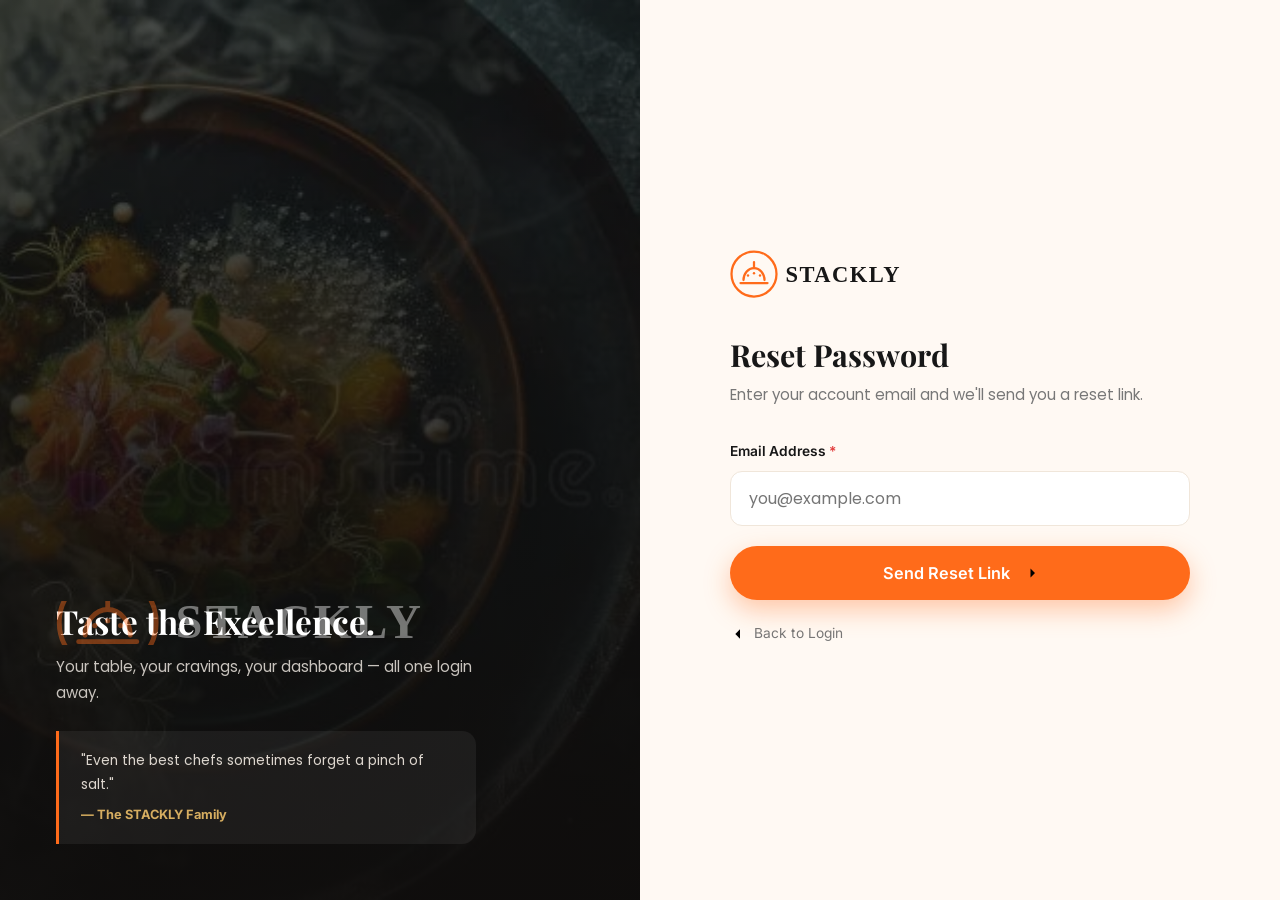
<file: forgot-password.html>
<!DOCTYPE html>
<html lang="en">
<head>
<meta charset="UTF-8">
<meta name="viewport" content="width=device-width, initial-scale=1.0">
<title>Forgot Password | STACKLY – Taste the Excellence</title>
<meta name="description" content="Reset your STACKLY password.">
<link rel="icon" type="image/svg+xml" href="assets/svg/favicon.svg">
<link rel="preconnect" href="https://fonts.googleapis.com">
<link rel="preconnect" href="https://fonts.gstatic.com" crossorigin>
<link href="https://fonts.googleapis.com/css2?family=Playfair+Display:wght@500;600;700;800&family=Poppins:wght@300;400;500;600&family=Inter:wght@400;500;600;700&display=swap" rel="stylesheet">
<link rel="stylesheet" href="https://unpkg.com/aos@2.3.1/dist/aos.css">
<link rel="stylesheet" href="assets/css/style.css">
<link rel="stylesheet" href="assets/css/animation.css">
<link rel="stylesheet" href="assets/css/responsive.css">
<link rel="stylesheet" href="assets/css/auth.css">
</head><body><div class="preloader" id="preloader">
  <img src="assets/svg/logo-white.svg" alt="STACKLY" class="preloader__logo">
  <div class="preloader__dish"></div>
  <div class="preloader__bar"><span></span></div>
  <div class="preloader__pct">0%</div>
</div>
<main class="auth">
  <div class="auth__visual">
    <img src="assets/img/hero/hero-bg.webp" alt="">
    <div class="auth__visual-content">
      <a href="index.html"><img src="assets/svg/logo-white.svg" alt="STACKLY" style="height:44px;margin-bottom:30px"></a>
      <h2>Taste the Excellence.</h2>
      <p>Your table, your cravings, your dashboard — all one login away.</p>
      <div class="auth__quote">"Even the best chefs sometimes forget a pinch of salt."<b>— The STACKLY Family</b></div>
    </div>
  </div>
  <div class="auth__panel"><div class="auth__box">
    
<a href="index.html" class="auth__logo"><img src="assets/svg/logo.svg" alt="STACKLY"></a>
<h1>Reset Password</h1>
<p>Enter your account email and we'll send you a reset link.</p>
<form id="forgotForm" novalidate>
  <div class="form-group"><label>Email Address <span class="req">*</span></label><input class="form-control" type="email" name="email" placeholder="you@example.com"><span class="field-error"></span></div>
  <button class="btn btn--primary btn--block btn--lg" type="submit">Send Reset Link <svg><use href="assets/svg/sprite.svg#arrow"></use></svg></button>
</form>
<div class="auth__success">
  <div class="tick"><svg><use href="assets/svg/sprite.svg#check"></use></svg></div>
  <h2>Reset Link Sent</h2>
  <p style="color:var(--muted);margin:10px 0 8px">If an account exists for that email, a reset link is on its way.</p>
</div>
<a href="login.html" class="auth__back"><svg><use href="assets/svg/sprite.svg#chev-left"></use></svg> Back to Login</a>
  </div></div>
</main>
<script src="assets/js/main.js"></script>
<script src="assets/js/navigation.js"></script>
<script src="assets/js/validation.js"></script>
<script src="assets/js/auth.js"></script>

</body></html>
</file>
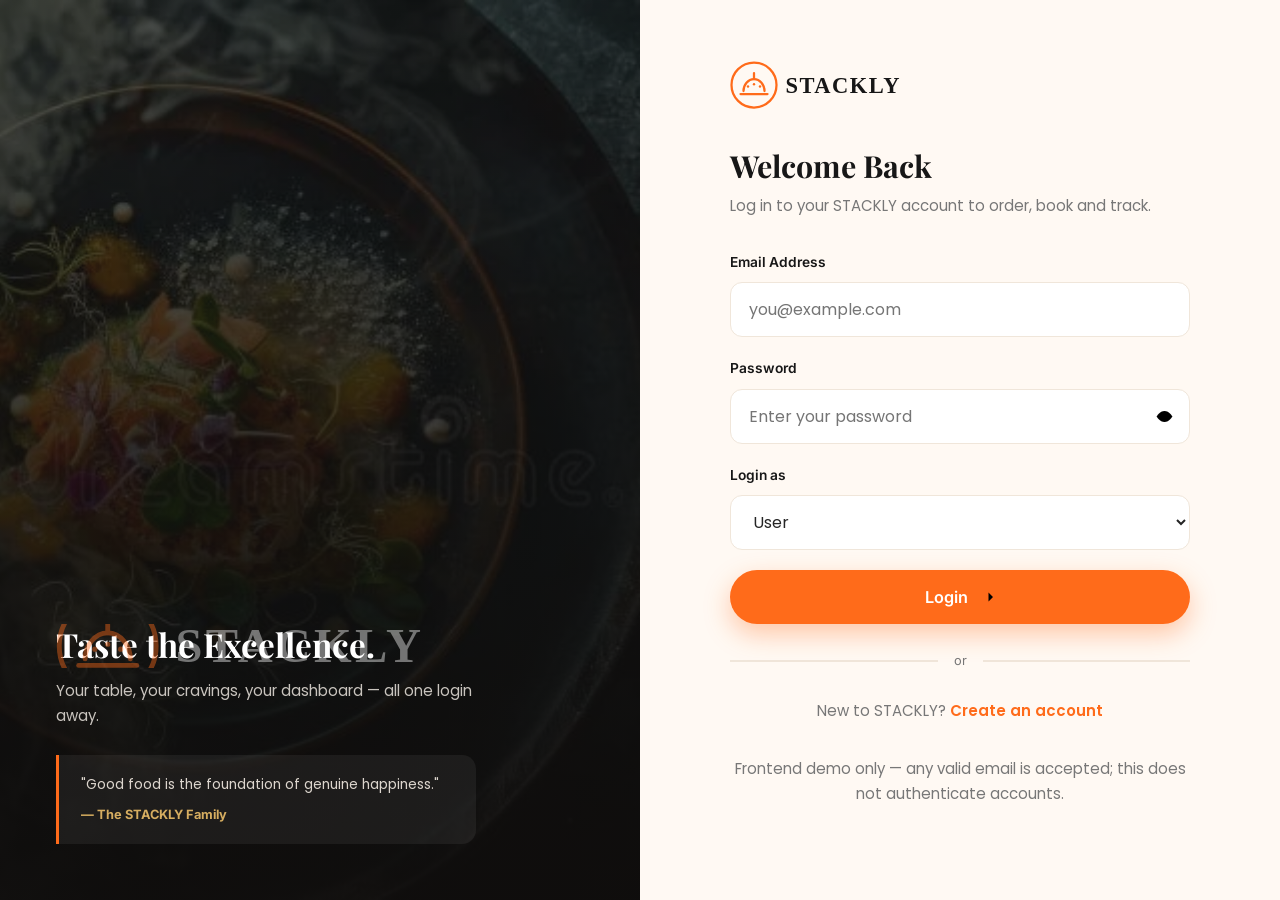
<file: login.html>
<!DOCTYPE html>
<html lang="en">
<head>
<meta charset="UTF-8">
<meta name="viewport" content="width=device-width, initial-scale=1.0">
<title>Login | STACKLY – Taste the Excellence</title>
<meta name="description" content="Log in to your STACKLY account.">
<link rel="icon" type="image/svg+xml" href="assets/svg/favicon.svg">
<link rel="preconnect" href="https://fonts.googleapis.com">
<link rel="preconnect" href="https://fonts.gstatic.com" crossorigin>
<link href="https://fonts.googleapis.com/css2?family=Playfair+Display:wght@500;600;700;800&family=Poppins:wght@300;400;500;600&family=Inter:wght@400;500;600;700&display=swap" rel="stylesheet">
<link rel="stylesheet" href="https://unpkg.com/aos@2.3.1/dist/aos.css">
<link rel="stylesheet" href="assets/css/style.css">
<link rel="stylesheet" href="assets/css/animation.css">
<link rel="stylesheet" href="assets/css/responsive.css">
<link rel="stylesheet" href="assets/css/auth.css">
</head><body><div class="preloader" id="preloader">
  <img src="assets/svg/logo-white.svg" alt="STACKLY" class="preloader__logo">
  <div class="preloader__dish"></div>
  <div class="preloader__bar"><span></span></div>
  <div class="preloader__pct">0%</div>
</div>
<main class="auth">
  <div class="auth__visual">
    <img src="assets/img/hero/hero-bg.webp" alt="">
    <div class="auth__visual-content">
      <a href="index.html"><img src="assets/svg/logo-white.svg" alt="STACKLY" style="height:44px;margin-bottom:30px"></a>
      <h2>Taste the Excellence.</h2>
      <p>Your table, your cravings, your dashboard — all one login away.</p>
      <div class="auth__quote">"Good food is the foundation of genuine happiness."<b>— The STACKLY Family</b></div>
    </div>
  </div>
  <div class="auth__panel"><div class="auth__box">
    
<a href="index.html" class="auth__logo auth__logo--mobile"><img src="assets/svg/logo.svg" alt="STACKLY"></a>
<h1>Welcome Back</h1>
<p>Log in to your STACKLY account to order, book and track.</p>
<form id="loginForm" novalidate>
  <div class="form-group"><label for="login-email">Email Address</label><input id="login-email" class="form-control" type="email" name="email" placeholder="you@example.com" autocomplete="email"><span class="field-error"></span></div>
  <div class="form-group"><label for="login-password">Password</label>
    <div class="input-icon"><input id="login-password" class="form-control" type="password" name="password" placeholder="Enter your password" autocomplete="current-password">
      <button type="button" class="input-icon__btn" data-toggle-pw="#login-password" aria-label="Show password" aria-pressed="false"><svg><use href="assets/svg/sprite.svg#eye"></use></svg></button></div>
    <span class="field-error"></span></div>
  <div class="form-group"><label for="login-role">Login as</label>
    <select id="login-role" class="form-control" name="role">
      <option value="user">User</option>
      <option value="admin">Admin</option>
    </select>
  </div>
  <button class="btn btn--primary btn--block btn--lg" type="submit">Login <svg><use href="assets/svg/sprite.svg#arrow"></use></svg></button>
</form>
<div class="auth__divider">or</div>
<p class="auth__alt" style="margin-top:0">New to STACKLY? <a href="register.html">Create an account</a></p>
<p class="auth__notice">Frontend demo only — any valid email is accepted; this does not authenticate accounts.</p>
  </div></div>
</main>
<script src="assets/js/main.js"></script>
<script src="assets/js/navigation.js"></script>
<script src="assets/js/validation.js"></script>
<script src="assets/js/auth.js"></script>

</body></html>
</file>
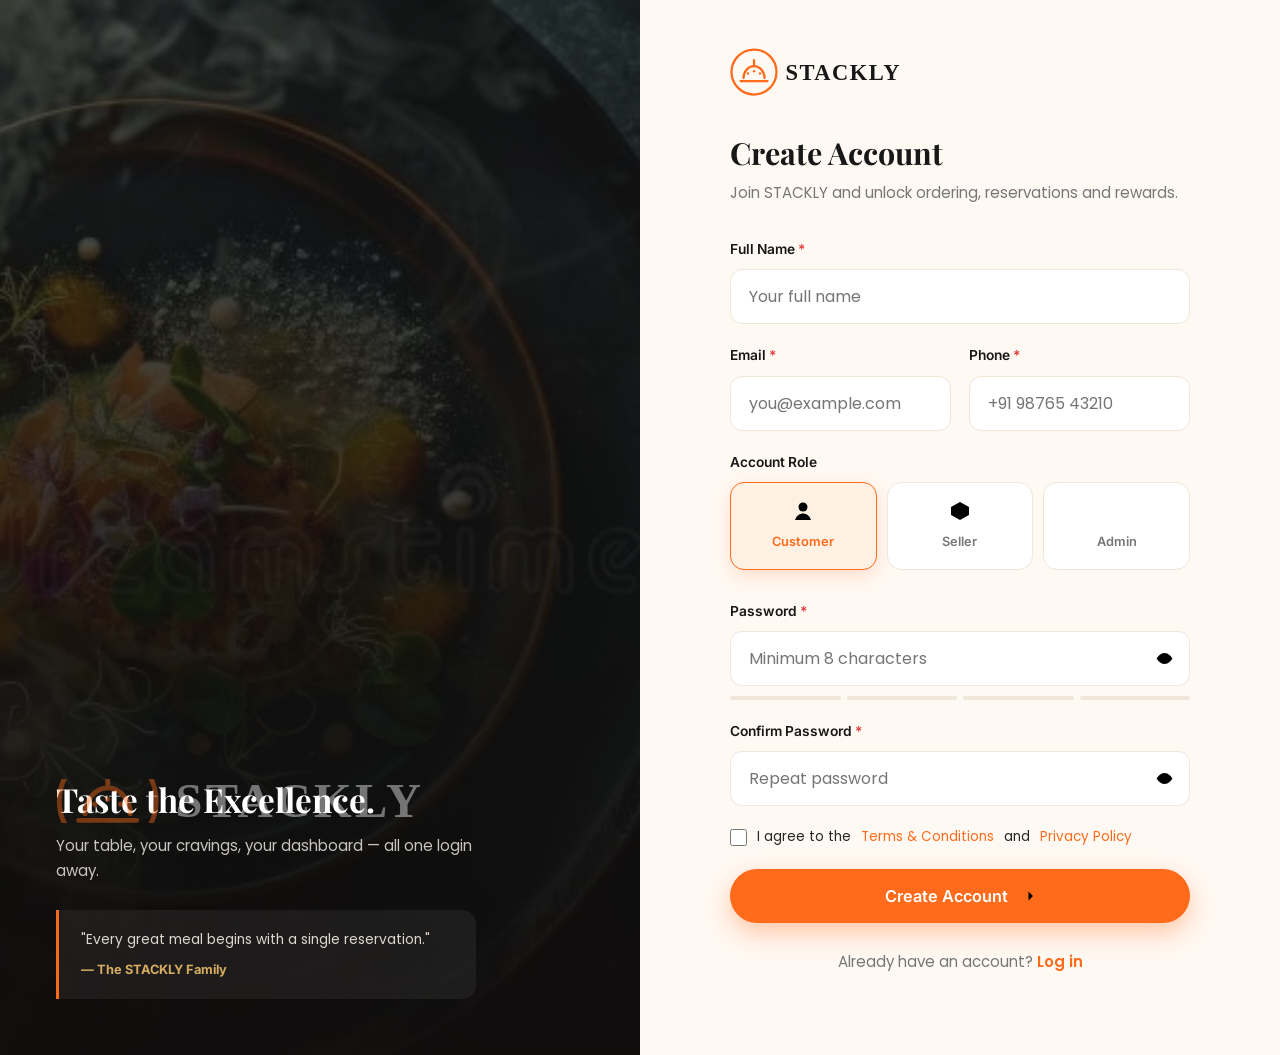
<file: register.html>
<!DOCTYPE html>
<html lang="en">
<head>
<meta charset="UTF-8">
<meta name="viewport" content="width=device-width, initial-scale=1.0">
<title>Register | STACKLY – Taste the Excellence</title>
<meta name="description" content="Create your STACKLY account.">
<link rel="icon" type="image/svg+xml" href="assets/svg/favicon.svg">
<link rel="preconnect" href="https://fonts.googleapis.com">
<link rel="preconnect" href="https://fonts.gstatic.com" crossorigin>
<link href="https://fonts.googleapis.com/css2?family=Playfair+Display:wght@500;600;700;800&family=Poppins:wght@300;400;500;600&family=Inter:wght@400;500;600;700&display=swap" rel="stylesheet">
<link rel="stylesheet" href="https://unpkg.com/aos@2.3.1/dist/aos.css">
<link rel="stylesheet" href="assets/css/style.css">
<link rel="stylesheet" href="assets/css/animation.css">
<link rel="stylesheet" href="assets/css/responsive.css">
<link rel="stylesheet" href="assets/css/auth.css">
</head><body><div class="preloader" id="preloader">
  <img src="assets/svg/logo-white.svg" alt="STACKLY" class="preloader__logo">
  <div class="preloader__dish"></div>
  <div class="preloader__bar"><span></span></div>
  <div class="preloader__pct">0%</div>
</div>
<main class="auth">
  <div class="auth__visual">
    <img src="assets/img/hero/hero-bg.webp" alt="">
    <div class="auth__visual-content">
      <a href="index.html"><img src="assets/svg/logo-white.svg" alt="STACKLY" style="height:44px;margin-bottom:30px"></a>
      <h2>Taste the Excellence.</h2>
      <p>Your table, your cravings, your dashboard — all one login away.</p>
      <div class="auth__quote">"Every great meal begins with a single reservation."<b>— The STACKLY Family</b></div>
    </div>
  </div>
  <div class="auth__panel"><div class="auth__box">
    
<a href="index.html" class="auth__logo"><img src="assets/svg/logo.svg" alt="STACKLY"></a>
<h1>Create Account</h1>
<p>Join STACKLY and unlock ordering, reservations and rewards.</p>
<form id="registerForm" novalidate>
  <div class="form-group"><label>Full Name <span class="req">*</span></label><input class="form-control" name="name" placeholder="Your full name"><span class="field-error"></span></div>
  <div class="form-row">
    <div class="form-group"><label>Email <span class="req">*</span></label><input class="form-control" type="email" name="email" placeholder="you@example.com"><span class="field-error"></span></div>
    <div class="form-group"><label>Phone <span class="req">*</span></label><input class="form-control" name="phone" placeholder="+91 98765 43210"><span class="field-error"></span></div>
  </div>
  <div class="form-group"><label>Account Role</label>
    <div class="auth__role">
      <input type="radio" name="role" id="role-user" value="user" checked><label for="role-user"><svg><use href="assets/svg/sprite.svg#user"></use></svg>Customer</label>
      <input type="radio" name="role" id="role-seller" value="seller"><label for="role-seller"><svg><use href="assets/svg/sprite.svg#box"></use></svg>Seller</label>
      <input type="radio" name="role" id="role-admin" value="admin"><label for="role-admin"><svg><use href="assets/svg/sprite.svg#chart"></use></svg>Admin</label>
    </div></div>
  <div class="form-group"><label>Password <span class="req">*</span></label>
    <div class="input-icon"><input class="form-control" type="password" name="password" placeholder="Minimum 8 characters" data-pw-strength>
      <button type="button" class="input-icon__btn" data-toggle-pw="[name=password]" aria-label="Toggle password"><svg><use href="assets/svg/sprite.svg#eye"></use></svg></button></div>
    <div class="pw-strength" data-level="0"><span></span><span></span><span></span><span></span></div>
    <div class="pw-strength-label"></div><span class="field-error"></span></div>
  <div class="form-group"><label>Confirm Password <span class="req">*</span></label>
    <div class="input-icon"><input class="form-control" type="password" name="confirm" placeholder="Repeat password">
      <button type="button" class="input-icon__btn" data-toggle-pw="[name=confirm]" aria-label="Toggle password"><svg><use href="assets/svg/sprite.svg#eye"></use></svg></button></div>
    <span class="field-error"></span></div>
  <label class="form-check" style="margin-bottom:20px;font-size:.84rem"><input type="checkbox" name="terms"> I agree to the <a href="404.html" style="color:var(--primary)">Terms &amp; Conditions</a> and <a href="404.html" style="color:var(--primary)">Privacy Policy</a></label>
  <button class="btn btn--primary btn--block btn--lg" type="submit">Create Account <svg><use href="assets/svg/sprite.svg#arrow"></use></svg></button>
</form>
<div class="auth__success">
  <div class="tick"><svg><use href="assets/svg/sprite.svg#check"></use></svg></div>
  <h2>Account Created!</h2>
  <p style="color:var(--muted);margin:10px 0 8px">Welcome to the STACKLY family. You can now log in and start ordering.</p>
  <a href="login.html" class="btn btn--primary">Go to Login <svg><use href="assets/svg/sprite.svg#arrow"></use></svg></a>
</div>
<p class="auth__alt">Already have an account? <a href="login.html">Log in</a></p>
  </div></div>
</main>
<script src="assets/js/main.js"></script>
<script src="assets/js/navigation.js"></script>
<script src="assets/js/validation.js"></script>
<script src="assets/js/auth.js"></script>

</body></html>
</file>
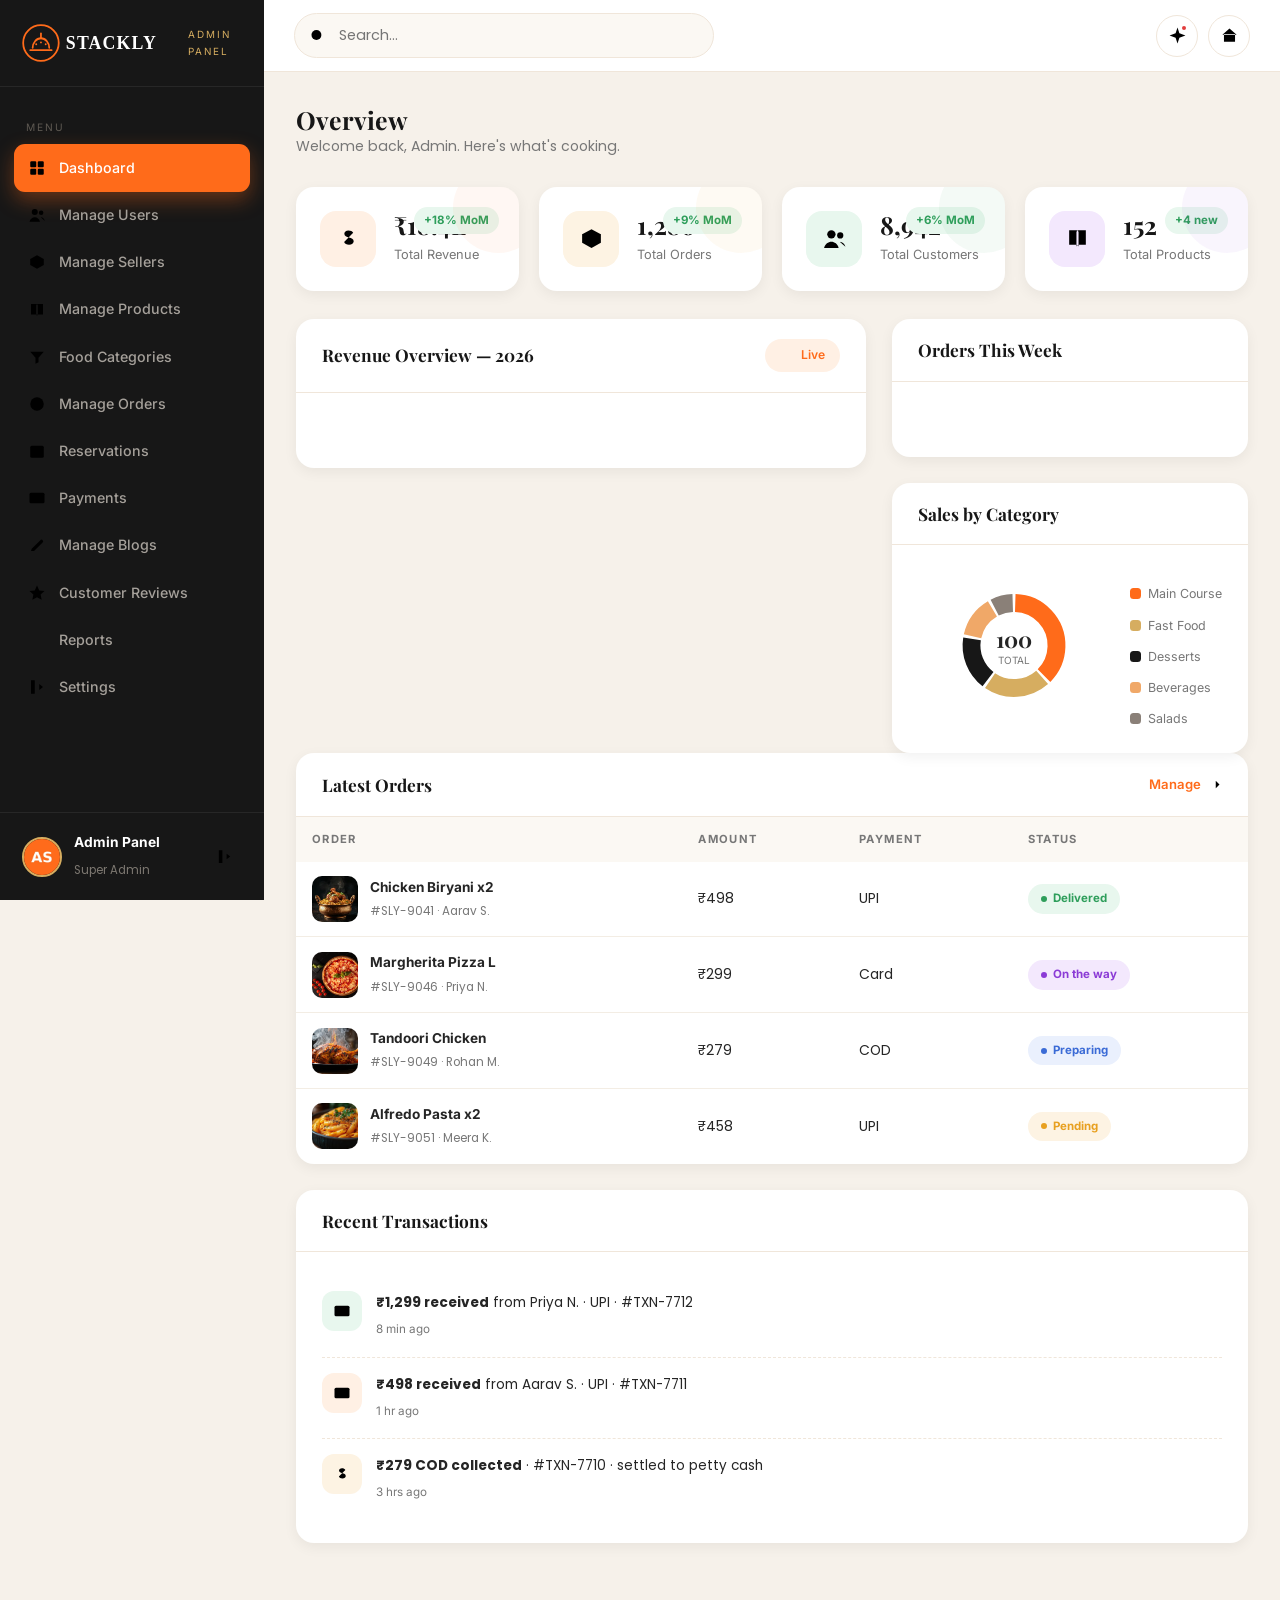
<file: dashboard/admin-dashboard.html>
<!DOCTYPE html>
<html lang="en">
<head>
<meta charset="UTF-8">
<meta name="viewport" content="width=device-width, initial-scale=1.0">
<title>Admin Panel | STACKLY</title>
<link rel="icon" type="image/svg+xml" href="../assets/svg/favicon.svg">
<link rel="preconnect" href="https://fonts.googleapis.com">
<link href="https://fonts.googleapis.com/css2?family=Playfair+Display:wght@500;600;700;800&family=Poppins:wght@300;400;500;600&family=Inter:wght@400;500;600;700&display=swap" rel="stylesheet">
<link rel="stylesheet" href="../assets/css/style.css">
<link rel="stylesheet" href="../assets/css/dashboard.css">
<link rel="stylesheet" href="../assets/css/responsive.css">
</head><body>
<div class="dash__overlay"></div>
<div class="dash">
  <aside class="dash__sidebar">
    <div class="dash__brand"><img src="../assets/svg/logo-white.svg" alt="STACKLY"><div><small>Admin Panel</small></div></div>
    <nav class="dash__nav">
      <div class="dash__nav-label">Menu</div>
      <a href="#" data-panel="panel-overview" class="is-active"><svg><use href="../assets/svg/sprite.svg#grid"></use></svg><span>Dashboard</span></a>
<a href="#" data-panel="panel-users" class=""><svg><use href="../assets/svg/sprite.svg#users"></use></svg><span>Manage Users</span></a>
<a href="#" data-panel="panel-sellers" class=""><svg><use href="../assets/svg/sprite.svg#box"></use></svg><span>Manage Sellers</span></a>
<a href="#" data-panel="panel-products" class=""><svg><use href="../assets/svg/sprite.svg#menu-book"></use></svg><span>Manage Products</span></a>
<a href="#" data-panel="panel-categories" class=""><svg><use href="../assets/svg/sprite.svg#filter"></use></svg><span>Food Categories</span></a>
<a href="#" data-panel="panel-orders" class=""><svg><use href="../assets/svg/sprite.svg#clock"></use></svg><span>Manage Orders</span></a>
<a href="#" data-panel="panel-reservations" class=""><svg><use href="../assets/svg/sprite.svg#calendar"></use></svg><span>Reservations</span></a>
<a href="#" data-panel="panel-payments" class=""><svg><use href="../assets/svg/sprite.svg#card"></use></svg><span>Payments</span></a>
<a href="#" data-panel="panel-blogs" class=""><svg><use href="../assets/svg/sprite.svg#edit"></use></svg><span>Manage Blogs</span></a>
<a href="#" data-panel="panel-reviews" class=""><svg><use href="../assets/svg/sprite.svg#star"></use></svg><span>Customer Reviews</span></a>
<a href="#" data-panel="panel-reports" class=""><svg><use href="../assets/svg/sprite.svg#chart"></use></svg><span>Reports</span></a>
<a href="#" data-panel="panel-settings" class=""><svg><use href="../assets/svg/sprite.svg#logout"></use></svg><span>Settings</span></a>
    </nav>
    <div class="dash__user">
      <img src="../assets/img/testimonials/aarav-sharma.webp" alt="">
      <div><b>Admin Panel</b><small>Super Admin</small></div>
      <button class="dash__logout" data-logout aria-label="Logout"><svg><use href="../assets/svg/sprite.svg#logout"></use></svg></button>
    </div>
  </aside>
  <main class="dash__main">
    <div class="dash__topbar">
      <button class="dash__burger" aria-label="Menu"><svg><use href="../assets/svg/sprite.svg#grid"></use></svg></button>
      <div class="dash__search"><svg><use href="../assets/svg/sprite.svg#search"></use></svg><input placeholder="Search…"></div>
      <div class="dash__top-actions">
        <button class="dash__icon-btn" aria-label="Notifications"><svg><use href="../assets/svg/sprite.svg#sparkle"></use></svg><span class="dot"></span></button>
        <a class="dash__icon-btn" href="../index.html" aria-label="Back to site"><svg><use href="../assets/svg/sprite.svg#home"></use></svg></a>
      </div>
    </div>
    <div class="dash__content">
      <div class="dash__title-row"><div><h1 data-dash-title>Overview</h1><p>Welcome back, Admin. Here's what's cooking.</p></div></div>
      
<div class="dash-panel" id="panel-overview">
  <div class="widgets">
    <div class="widget" style="color:#FF6B1A">
  <div class="widget__icon" style="background:#FFF0E4;color:#FF6B1A"><svg><use href="../assets/svg/sprite.svg#dollar"></use></svg></div>
  <div><b>₹18.4L</b><small>Total Revenue</small></div>
  <span class="widget__trend widget__trend--up">+18% MoM</span></div>
    <div class="widget" style="color:#E8A020">
  <div class="widget__icon" style="background:#FDF3E3;color:#E8A020"><svg><use href="../assets/svg/sprite.svg#box"></use></svg></div>
  <div><b>1,286</b><small>Total Orders</small></div>
  <span class="widget__trend widget__trend--up">+9% MoM</span></div>
    <div class="widget" style="color:#2E9E5B">
  <div class="widget__icon" style="background:#E8F7EE;color:#2E9E5B"><svg><use href="../assets/svg/sprite.svg#users"></use></svg></div>
  <div><b>8,942</b><small>Total Customers</small></div>
  <span class="widget__trend widget__trend--up">+6% MoM</span></div>
    <div class="widget" style="color:#8B3BD6">
  <div class="widget__icon" style="background:#F3E8FD;color:#8B3BD6"><svg><use href="../assets/svg/sprite.svg#menu-book"></use></svg></div>
  <div><b>152</b><small>Total Products</small></div>
  <span class="widget__trend widget__trend--up">+4 new</span></div>
  </div>
  <div class="dash-grid-2">
    <div class="panel"><div class="panel__head"><h3>Revenue Overview — 2026</h3><span class="badge-soft"><svg><use href="../assets/svg/sprite.svg#chart"></use></svg> Live</span></div>
      <div class="panel__body chart-box"><canvas id="chartRevenue" height="260"></canvas></div></div>
    <div style="display:grid;gap:26px">
      <div class="panel" style="margin:0"><div class="panel__head"><h3>Orders This Week</h3></div>
        <div class="panel__body chart-box"><canvas id="chartOrders" height="180"></canvas></div></div>
      <div class="panel" style="margin:0"><div class="panel__head"><h3>Sales by Category</h3></div>
        <div class="panel__body" style="display:flex;gap:20px;align-items:center;flex-wrap:wrap">
          <div class="chart-box" style="flex:1;min-width:180px"><canvas id="chartCategory" height="170"></canvas></div>
          <div class="legend" style="flex-direction:column;gap:10px">
            <span><i style="background:#FF6B1A"></i>Main Course</span><span><i style="background:#D6AD60"></i>Fast Food</span>
            <span><i style="background:#171717"></i>Desserts</span><span><i style="background:#F0A868"></i>Beverages</span><span><i style="background:#8a8078"></i>Salads</span>
          </div>
        </div></div>
    </div>
  </div>
  <div class="panel"><div class="panel__head"><h3>Latest Orders</h3><a href="#" class="panel__action" data-panel-link="panel-orders">Manage <svg><use href="../assets/svg/sprite.svg#arrow"></use></svg></a></div>
  <div class="table-wrap"><table class="dash-table"><thead><tr><th>Order</th><th>Amount</th><th>Payment</th><th>Status</th></tr></thead><tbody><tr><td><div class="cell-prod"><img src="../assets/img/food/biryani.webp" alt=""><div><b>Chicken Biryani x2</b><small>#SLY-9041 · Aarav S.</small></div></div></td><td>₹498</td><td>UPI</td><td><span class='status status--delivered'>Delivered</span></td></tr><tr><td><div class="cell-prod"><img src="../assets/img/food/pizza.webp" alt=""><div><b>Margherita Pizza L</b><small>#SLY-9046 · Priya N.</small></div></div></td><td>₹299</td><td>Card</td><td><span class='status status--onway'>On the way</span></td></tr><tr><td><div class="cell-prod"><img src="../assets/img/food/tandoori.webp" alt=""><div><b>Tandoori Chicken</b><small>#SLY-9049 · Rohan M.</small></div></div></td><td>₹279</td><td>COD</td><td><span class='status status--preparing'>Preparing</span></td></tr><tr><td><div class="cell-prod"><img src="../assets/img/food/pasta.webp" alt=""><div><b>Alfredo Pasta x2</b><small>#SLY-9051 · Meera K.</small></div></div></td><td>₹458</td><td>UPI</td><td><span class='status status--pending'>Pending</span></td></tr></tbody></table></div></div>
  <div class="panel"><div class="panel__head"><h3>Recent Transactions</h3></div><div class="panel__body">
    <div class="notif"><span class="notif__icon" style="background:#E8F7EE;color:var(--success)"><svg><use href="../assets/svg/sprite.svg#card"></use></svg></span><div><p><b>₹1,299 received</b> from Priya N. · UPI · #TXN-7712</p><small>8 min ago</small></div></div>
    <div class="notif"><span class="notif__icon" style="background:#FFF0E4;color:var(--primary)"><svg><use href="../assets/svg/sprite.svg#card"></use></svg></span><div><p><b>₹498 received</b> from Aarav S. · UPI · #TXN-7711</p><small>1 hr ago</small></div></div>
    <div class="notif"><span class="notif__icon" style="background:#FDF3E3;color:var(--warning)"><svg><use href="../assets/svg/sprite.svg#dollar"></use></svg></span><div><p><b>₹279 COD collected</b> · #TXN-7710 · settled to petty cash</p><small>3 hrs ago</small></div></div>
  </div></div>
</div>
<div class="dash-panel" id="panel-users" style="display:none">
  <div class="panel"><div class="panel__head"><h3>Manage Users</h3></div>
  <div class="table-wrap"><table class="dash-table"><thead><tr><th>User</th><th>Contact</th><th>Orders</th><th>Status</th><th>Actions</th></tr></thead><tbody><tr><td><div class="cell-prod"><img src="../assets/img/testimonials/aarav-sharma.webp" alt=""><div><b>Aarav Sharma</b><small>Joined 2023</small></div></div></td><td>user@stackly.com</td><td>48</td><td><span class='status status--active'>Active</span></td><td><div class="cell-actions"><button><svg><use href="../assets/svg/sprite.svg#edit"></use></svg></button><button class="danger"><svg><use href="../assets/svg/sprite.svg#trash"></use></svg></button></div></td></tr><tr><td><div class="cell-prod"><img src="../assets/img/testimonials/priya-nair.webp" alt=""><div><b>Priya Nair</b><small>Joined 2024</small></div></div></td><td>priya@example.com</td><td>31</td><td><span class='status status--active'>Active</span></td><td><div class="cell-actions"><button><svg><use href="../assets/svg/sprite.svg#edit"></use></svg></button><button class="danger"><svg><use href="../assets/svg/sprite.svg#trash"></use></svg></button></div></td></tr><tr><td><div class="cell-prod"><img src="../assets/img/testimonials/rohan-mehta.webp" alt=""><div><b>Rohan Mehta</b><small>Joined 2022</small></div></div></td><td>rohan@example.com</td><td>74</td><td><span class='status status--active'>Active</span></td><td><div class="cell-actions"><button><svg><use href="../assets/svg/sprite.svg#edit"></use></svg></button><button class="danger"><svg><use href="../assets/svg/sprite.svg#trash"></use></svg></button></div></td></tr><tr><td><div class="cell-prod"><img src="../assets/img/testimonials/aarav-sharma.webp" alt=""><div><b>Test Account</b><small>Joined 2026</small></div></div></td><td>test@example.com</td><td>0</td><td><span class='status status--cancelled'>Blocked</span></td><td><div class="cell-actions"><button><svg><use href="../assets/svg/sprite.svg#edit"></use></svg></button><button class="danger"><svg><use href="../assets/svg/sprite.svg#trash"></use></svg></button></div></td></tr></tbody></table></div></div>
</div>
<div class="dash-panel" id="panel-sellers" style="display:none">
  <div class="panel"><div class="panel__head"><h3>Manage Sellers</h3></div>
  <div class="table-wrap"><table class="dash-table"><thead><tr><th>Seller</th><th>Speciality</th><th>Products</th><th>Revenue</th><th>Status</th></tr></thead><tbody><tr><td><div class="cell-prod"><img src="../assets/img/chefs/chef-marco.webp" alt=""><div><b>Stackly Kitchens</b><small>Mumbai HQ</small></div></div></td><td>Multi-cuisine</td><td>96</td><td>₹14.2L</td><td><span class='status status--active'>Verified</span></td></tr><tr><td><div class="cell-prod"><img src="../assets/img/chefs/chef-elena.webp" alt=""><div><b>Sweet Lab by Elena</b><small>Pune</small></div></div></td><td>Desserts</td><td>34</td><td>₹3.1L</td><td><span class='status status--active'>Verified</span></td></tr><tr><td><div class="cell-prod"><img src="../assets/img/chefs/chef-kenji.webp" alt=""><div><b>Smoke &amp; Char</b><small>Bengaluru</small></div></div></td><td>Grills</td><td>22</td><td>₹1.1L</td><td><span class='status status--pending'>Pending KYC</span></td></tr></tbody></table></div></div>
</div>
<div class="dash-panel" id="panel-products" style="display:none">
  <div class="panel"><div class="panel__head"><h3>Product Management</h3><button class="btn btn--primary btn--sm">+ Add Product</button></div>
  <div class="table-wrap"><table class="dash-table"><thead><tr><th>Product</th><th>Category</th><th>Price</th><th>Availability</th><th>Actions</th></tr></thead><tbody><tr><td><div class="cell-prod"><img src="../assets/img/food/biryani.webp" alt=""><div><b>Chicken Biryani</b><small>Dinner · Signature</small></div></div></td><td>Main Course</td><td>₹249</td><td><span class='status status--active'>Available</span></td><td><div class="cell-actions"><button><svg><use href="../assets/svg/sprite.svg#edit"></use></svg></button><button class="danger"><svg><use href="../assets/svg/sprite.svg#trash"></use></svg></button></div></td></tr><tr><td><div class="cell-prod"><img src="../assets/img/food/burger.webp" alt=""><div><b>Classic Cheese Burger</b><small>Lunch · Bestseller</small></div></div></td><td>Fast Food</td><td>₹199</td><td><span class='status status--active'>Available</span></td><td><div class="cell-actions"><button><svg><use href="../assets/svg/sprite.svg#edit"></use></svg></button><button class="danger"><svg><use href="../assets/svg/sprite.svg#trash"></use></svg></button></div></td></tr><tr><td><div class="cell-prod"><img src="../assets/img/food/dessert.webp" alt=""><div><b>Choco Lava Sundae</b><small>Desserts · Hot</small></div></div></td><td>Desserts</td><td>₹159</td><td><span class='status status--active'>Available</span></td><td><div class="cell-actions"><button><svg><use href="../assets/svg/sprite.svg#edit"></use></svg></button><button class="danger"><svg><use href="../assets/svg/sprite.svg#trash"></use></svg></button></div></td></tr><tr><td><div class="cell-prod"><img src="../assets/img/food/salmon.webp" alt=""><div><b>Smoked Salmon Steak</b><small>Dinner · Premium</small></div></div></td><td>Main Course</td><td>₹449</td><td><span class='status status--pending'>Out of Stock</span></td><td><div class="cell-actions"><button><svg><use href="../assets/svg/sprite.svg#edit"></use></svg></button><button class="danger"><svg><use href="../assets/svg/sprite.svg#trash"></use></svg></button></div></td></tr></tbody></table></div></div>
</div>
<div class="dash-panel" id="panel-categories" style="display:none">
  <div class="panel"><div class="panel__head"><h3>Food Categories</h3></div><div class="panel__body" style="display:flex;gap:12px;flex-wrap:wrap">
    <span class="badge-soft" style="padding:10px 20px">Main Course · 62 items</span><span class="badge-soft" style="padding:10px 20px">Fast Food · 34 items</span>
    <span class="badge-soft" style="padding:10px 20px">Desserts · 28 items</span><span class="badge-soft" style="padding:10px 20px">Beverages · 18 items</span>
    <span class="badge-soft" style="padding:10px 20px">Salads · 10 items</span>
    <button class="btn btn--ghost btn--sm" onclick="STACKLY.toast('Category editor opens here (demo).','info')">+ New Category</button>
  </div></div>
</div>
<div class="dash-panel" id="panel-orders" style="display:none">
  <div class="panel"><div class="panel__head"><h3>Manage Orders</h3></div>
  <div class="table-wrap"><table class="dash-table"><thead><tr><th>Order</th><th>Amount</th><th>Payment</th><th>Update Status</th></tr></thead><tbody>
    <tr><td><div class="cell-prod"><img src="../assets/img/food/pasta.webp" alt=""><div><b>Alfredo Pasta x2</b><small>#SLY-9051</small></div></div></td><td>₹458</td><td>UPI</td>
      <td><span class="status status--pending"><select data-order-status data-order="#SLY-9051"><option>Pending</option><option>Preparing</option><option>On the way</option><option>Delivered</option><option>Cancelled</option></select></span></td></tr>
    <tr><td><div class="cell-prod"><img src="../assets/img/food/tandoori.webp" alt=""><div><b>Tandoori Chicken</b><small>#SLY-9049</small></div></div></td><td>₹279</td><td>COD</td>
      <td><span class="status status--preparing"><select data-order-status data-order="#SLY-9049"><option>Preparing</option><option>On the way</option><option>Delivered</option><option>Cancelled</option></select></span></td></tr>
  </tbody></table></div></div>
</div>
<div class="dash-panel" id="panel-reservations" style="display:none">
  <div class="panel"><div class="panel__head"><h3>Reservations</h3></div>
  <div class="table-wrap"><table class="dash-table"><thead><tr><th>Guest</th><th>Date</th><th>Time</th><th>Guests</th><th>Status</th></tr></thead><tbody><tr><td>Aarav Sharma · 4 guests</td><td>Nov 08, 2026</td><td>7:30 PM</td><td>4</td><td><span class='status status--active'>Confirmed</span></td></tr><tr><td>Priya Nair · date night</td><td>Nov 09, 2026</td><td>8:00 PM</td><td>2</td><td><span class='status status--pending'>Pending</span></td></tr><tr><td>Rohan Mehta · family</td><td>Nov 12, 2026</td><td>1:00 PM</td><td>6</td><td><span class='status status--active'>Confirmed</span></td></tr></tbody></table></div></div>
</div>
<div class="dash-panel" id="panel-payments" style="display:none">
  <div class="widgets" style="grid-template-columns:repeat(3,1fr)">
    <div class="widget" style="color:#2E9E5B">
  <div class="widget__icon" style="background:#E8F7EE;color:#2E9E5B"><svg><use href="../assets/svg/sprite.svg#card"></use></svg></div>
  <div><b>₹11.2L</b><small>UPI Payments</small></div>
  <span class="widget__trend widget__trend--up">61% share</span></div>
    <div class="widget" style="color:#FF6B1A">
  <div class="widget__icon" style="background:#FFF0E4;color:#FF6B1A"><svg><use href="../assets/svg/sprite.svg#card"></use></svg></div>
  <div><b>₹5.8L</b><small>Card Payments</small></div>
  <span class="widget__trend widget__trend--up">31% share</span></div>
    <div class="widget" style="color:#E8A020">
  <div class="widget__icon" style="background:#FDF3E3;color:#E8A020"><svg><use href="../assets/svg/sprite.svg#dollar"></use></svg></div>
  <div><b>₹1.4L</b><small>Cash on Delivery</small></div>
  <span class="widget__trend widget__trend--down">8% share</span></div>
  </div>
</div>
<div class="dash-panel" id="panel-blogs" style="display:none">
  <div class="panel"><div class="panel__head"><h3>Manage Blogs</h3><button class="btn btn--primary btn--sm">+ New Article</button></div>
  <div class="table-wrap"><table class="dash-table"><thead><tr><th>Article</th><th>Author</th><th>Date</th><th>Status</th><th>Actions</th></tr></thead><tbody><tr><td>The Art of the Perfect Tandoor</td><td>Kenji R.</td><td>Feb 24, 2026</td><td><span class='status status--active'>Published</span></td><td><div class="cell-actions"><button><svg><use href="../assets/svg/sprite.svg#edit"></use></svg></button><button class="danger"><svg><use href="../assets/svg/sprite.svg#trash"></use></svg></button></div></td></tr><tr><td>2026 Dessert Trends</td><td>Marco D.</td><td>Feb 15, 2026</td><td><span class='status status--active'>Published</span></td><td><div class="cell-actions"><button><svg><use href="../assets/svg/sprite.svg#edit"></use></svg></button><button class="danger"><svg><use href="../assets/svg/sprite.svg#trash"></use></svg></button></div></td></tr><tr><td>Behind the New Menu</td><td>Team</td><td>Nov 01, 2026</td><td><span class='status status--pending'>Draft</span></td><td><div class="cell-actions"><button><svg><use href="../assets/svg/sprite.svg#edit"></use></svg></button><button class="danger"><svg><use href="../assets/svg/sprite.svg#trash"></use></svg></button></div></td></tr></tbody></table></div></div>
</div>
<div class="dash-panel" id="panel-reviews" style="display:none">
  <div class="panel"><div class="panel__head"><h3>Customer Reviews</h3></div><div class="panel__body">
    <div class="review-item"><div class="review-item__head"><img src="../assets/img/testimonials/priya-nair.webp" alt=""><div><b>Priya Nair</b><small>2 days ago</small></div><div class="stars"><svg><use href="../assets/svg/sprite.svg#star"></use></svg><svg><use href="../assets/svg/sprite.svg#star"></use></svg><svg><use href="../assets/svg/sprite.svg#star"></use></svg><svg><use href="../assets/svg/sprite.svg#star"></use></svg><svg><use href="../assets/svg/sprite.svg#star"></use></svg></div></div>
      <p>Anniversary dinner was flawless from booking to the last bite of dessert.</p><div class="review-item__dish">Private Dining</div></div>
    <div class="review-item"><div class="review-item__head"><img src="../assets/img/testimonials/rohan-mehta.webp" alt=""><div><b>Rohan Mehta</b><small>4 days ago</small></div><div class="stars"><svg><use href="../assets/svg/sprite.svg#star"></use></svg><svg><use href="../assets/svg/sprite.svg#star"></use></svg><svg><use href="../assets/svg/sprite.svg#star"></use></svg><svg><use href="../assets/svg/sprite.svg#star"></use></svg><svg><use href="../assets/svg/sprite.svg#star"></use></svg></div></div>
      <p>Delivery was 24 minutes. Pizza still crisp. Unreal logistics.</p><div class="review-item__dish">Margherita Pizza</div></div>
  </div></div>
</div>
<div class="dash-panel" id="panel-reports" style="display:none">
  <div class="panel"><div class="panel__head"><h3>Business Reports</h3><button class="btn btn--ghost btn--sm">Export CSV</button></div>
    <div class="panel__body chart-box"><canvas id="chartRevenue" height="240"></canvas>
    <div class="legend"><span><i style="background:#FF6B1A"></i>2026 revenue trend</span></div></div></div>
</div>
<div class="dash-panel" id="panel-settings" style="display:none">
  <div class="panel" style="max-width:560px"><div class="panel__head"><h3>Platform Settings</h3></div><div class="panel__body">
    <div class="form-group"><label class="form-check"><input type="checkbox" checked> Accept new orders</label></div>
    <div class="form-group"><label class="form-check"><input type="checkbox" checked> Accept table reservations</label></div>
    <div class="form-group"><label>Delivery Fee (₹)</label><input class="form-control" value="40"></div>
    <div class="form-group"><label>Free Delivery Above (₹)</label><input class="form-control" value="500"></div>
    <button class="btn btn--primary" onclick="STACKLY.toast('Platform settings saved.','success')">Save Settings</button>
  </div></div>
</div>
    </div>
  </main>
</div>
<script src="../assets/js/main.js"></script>
<script src="../assets/js/dashboard.js"></script>
</body></html>
</file>
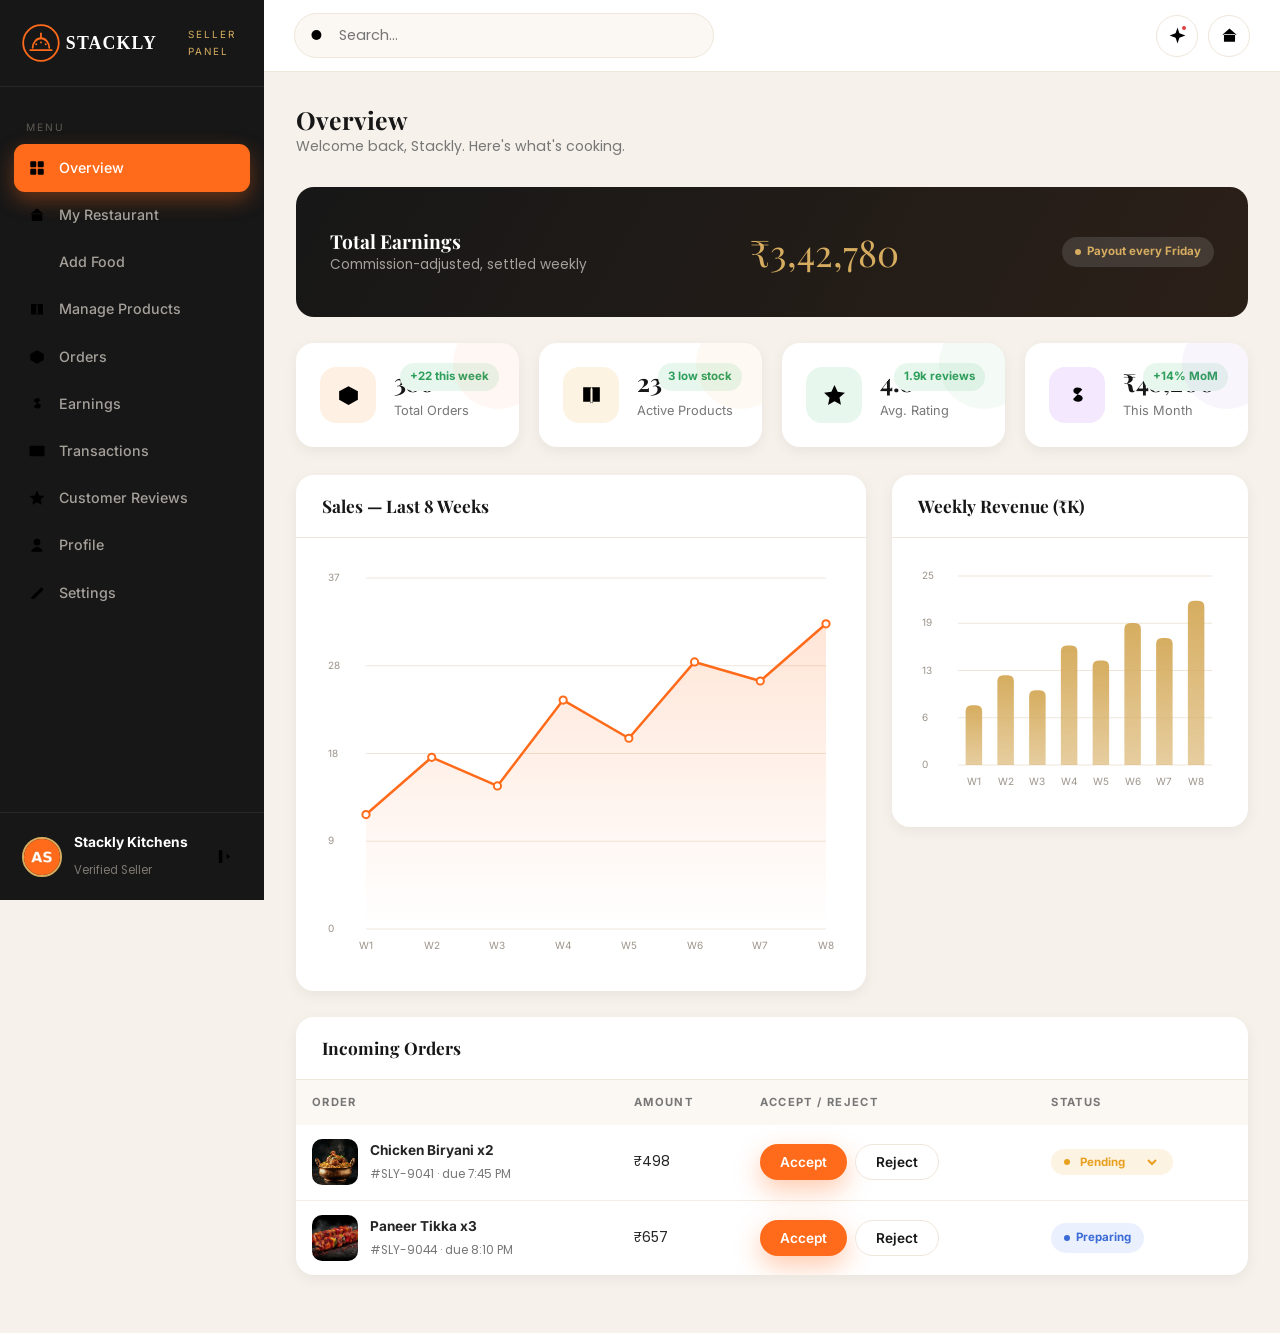
<file: dashboard/seller-dashboard.html>
<!DOCTYPE html>
<html lang="en">
<head>
<meta charset="UTF-8">
<meta name="viewport" content="width=device-width, initial-scale=1.0">
<title>Seller Panel | STACKLY</title>
<link rel="icon" type="image/svg+xml" href="../assets/svg/favicon.svg">
<link rel="preconnect" href="https://fonts.googleapis.com">
<link href="https://fonts.googleapis.com/css2?family=Playfair+Display:wght@500;600;700;800&family=Poppins:wght@300;400;500;600&family=Inter:wght@400;500;600;700&display=swap" rel="stylesheet">
<link rel="stylesheet" href="../assets/css/style.css">
<link rel="stylesheet" href="../assets/css/dashboard.css">
<link rel="stylesheet" href="../assets/css/responsive.css">
</head><body>
<div class="dash__overlay"></div>
<div class="dash">
  <aside class="dash__sidebar">
    <div class="dash__brand"><img src="../assets/svg/logo-white.svg" alt="STACKLY"><div><small>Seller Panel</small></div></div>
    <nav class="dash__nav">
      <div class="dash__nav-label">Menu</div>
      <a href="#" data-panel="panel-overview" class="is-active"><svg><use href="../assets/svg/sprite.svg#grid"></use></svg><span>Overview</span></a>
<a href="#" data-panel="panel-restaurant" class=""><svg><use href="../assets/svg/sprite.svg#home"></use></svg><span>My Restaurant</span></a>
<a href="#" data-panel="panel-add" class=""><svg><use href="../assets/svg/sprite.svg#plus"></use></svg><span>Add Food</span></a>
<a href="#" data-panel="panel-products" class=""><svg><use href="../assets/svg/sprite.svg#menu-book"></use></svg><span>Manage Products</span></a>
<a href="#" data-panel="panel-orders" class=""><svg><use href="../assets/svg/sprite.svg#box"></use></svg><span>Orders</span></a>
<a href="#" data-panel="panel-earnings" class=""><svg><use href="../assets/svg/sprite.svg#dollar"></use></svg><span>Earnings</span></a>
<a href="#" data-panel="panel-transactions" class=""><svg><use href="../assets/svg/sprite.svg#card"></use></svg><span>Transactions</span></a>
<a href="#" data-panel="panel-reviews" class=""><svg><use href="../assets/svg/sprite.svg#star"></use></svg><span>Customer Reviews</span></a>
<a href="#" data-panel="panel-profile" class=""><svg><use href="../assets/svg/sprite.svg#user"></use></svg><span>Profile</span></a>
<a href="#" data-panel="panel-settings" class=""><svg><use href="../assets/svg/sprite.svg#edit"></use></svg><span>Settings</span></a>
    </nav>
    <div class="dash__user">
      <img src="../assets/img/testimonials/aarav-sharma.webp" alt="">
      <div><b>Stackly Kitchens</b><small>Verified Seller</small></div>
      <button class="dash__logout" data-logout aria-label="Logout"><svg><use href="../assets/svg/sprite.svg#logout"></use></svg></button>
    </div>
  </aside>
  <main class="dash__main">
    <div class="dash__topbar">
      <button class="dash__burger" aria-label="Menu"><svg><use href="../assets/svg/sprite.svg#grid"></use></svg></button>
      <div class="dash__search"><svg><use href="../assets/svg/sprite.svg#search"></use></svg><input placeholder="Search…"></div>
      <div class="dash__top-actions">
        <button class="dash__icon-btn" aria-label="Notifications"><svg><use href="../assets/svg/sprite.svg#sparkle"></use></svg><span class="dot"></span></button>
        <a class="dash__icon-btn" href="../index.html" aria-label="Back to site"><svg><use href="../assets/svg/sprite.svg#home"></use></svg></a>
      </div>
    </div>
    <div class="dash__content">
      <div class="dash__title-row"><div><h1 data-dash-title>Overview</h1><p>Welcome back, Stackly. Here's what's cooking.</p></div></div>
      
<div class="dash-panel" id="panel-overview">
  <div class="earn-hero">
    <div><h3>Total Earnings</h3><p>Commission-adjusted, settled weekly</p></div>
    <div class="amount">₹3,42,780</div>
    <span class="status status--active" style="background:rgba(255,255,255,.12);color:var(--accent)">Payout every Friday</span>
  </div>
  <div class="widgets">
    <div class="widget" style="color:#FF6B1A">
  <div class="widget__icon" style="background:#FFF0E4;color:#FF6B1A"><svg><use href="../assets/svg/sprite.svg#box"></use></svg></div>
  <div><b>386</b><small>Total Orders</small></div>
  <span class="widget__trend widget__trend--up">+22 this week</span></div>
    <div class="widget" style="color:#E8A020">
  <div class="widget__icon" style="background:#FDF3E3;color:#E8A020"><svg><use href="../assets/svg/sprite.svg#menu-book"></use></svg></div>
  <div><b>23</b><small>Active Products</small></div>
  <span class="widget__trend widget__trend--up">3 low stock</span></div>
    <div class="widget" style="color:#2E9E5B">
  <div class="widget__icon" style="background:#E8F7EE;color:#2E9E5B"><svg><use href="../assets/svg/sprite.svg#star"></use></svg></div>
  <div><b>4.8</b><small>Avg. Rating</small></div>
  <span class="widget__trend widget__trend--up">1.9k reviews</span></div>
    <div class="widget" style="color:#8B3BD6">
  <div class="widget__icon" style="background:#F3E8FD;color:#8B3BD6"><svg><use href="../assets/svg/sprite.svg#dollar"></use></svg></div>
  <div><b>₹48,200</b><small>This Month</small></div>
  <span class="widget__trend widget__trend--up">+14% MoM</span></div>
  </div>
  <div class="dash-grid-2">
    <div class="panel"><div class="panel__head"><h3>Sales — Last 8 Weeks</h3></div>
      <div class="panel__body chart-box"><canvas id="chartSellerSales" height="230"></canvas></div></div>
    <div class="panel"><div class="panel__head"><h3>Weekly Revenue (₹K)</h3></div>
      <div class="panel__body chart-box"><canvas id="chartSellerRev" height="230"></canvas></div></div>
  </div>
  <div class="panel"><div class="panel__head"><h3>Incoming Orders</h3></div>
  <div class="table-wrap"><table class="dash-table"><thead><tr><th>Order</th><th>Amount</th><th>Accept / Reject</th><th>Status</th></tr></thead><tbody>
    <tr><td><div class="cell-prod"><img src="../assets/img/food/biryani.webp" alt=""><div><b>Chicken Biryani x2</b><small>#SLY-9041 · due 7:45 PM</small></div></div></td><td>₹498</td>
      <td><div style="display:flex;gap:8px"><button class="btn btn--primary btn--sm" onclick="STACKLY.toast('Order accepted.','success')">Accept</button><button class="btn btn--ghost btn--sm" onclick="STACKLY.toast('Order rejected.','info')">Reject</button></div></td>
      <td><span class="status status--pending"><select data-order-status data-order="#SLY-9041"><option>Pending</option><option>Preparing</option><option>On the way</option><option>Delivered</option></select></span></td></tr>
    <tr><td><div class="cell-prod"><img src="../assets/img/food/kebab.webp" alt=""><div><b>Paneer Tikka x3</b><small>#SLY-9044 · due 8:10 PM</small></div></div></td><td>₹657</td>
      <td><div style="display:flex;gap:8px"><button class="btn btn--primary btn--sm" onclick="STACKLY.toast('Order accepted.','success')">Accept</button><button class="btn btn--ghost btn--sm" onclick="STACKLY.toast('Order rejected.','info')">Reject</button></div></td>
      <td><span class="status status--preparing">Preparing</span></td></tr>
  </tbody></table></div></div>
</div>

<div class="dash-panel" id="panel-restaurant" style="display:none">
  <div class="profile-grid">
    <div class="profile-card">
      <img src="../assets/img/chefs/chef-marco.webp" alt="Stackly Kitchens">
      <h3>Stackly Kitchens</h3><p>Multi-cuisine · Mumbai HQ</p>
      <div class="profile-card__stats"><div><b>96</b><small>Products</small></div><div><b>4.8</b><small>Rating</small></div><div><b>₹14.2L</b><small>Revenue</small></div></div>
    </div>
    <div class="panel" style="margin:0"><div class="panel__head"><h3>Restaurant Details</h3></div><div class="panel__body">
      <div class="form-row">
        <div class="form-group"><label>Restaurant Name</label><input class="form-control" value="Stackly Kitchens"></div>
        <div class="form-group"><label>Cuisine Type</label><input class="form-control" value="Multi-cuisine"></div>
      </div>
      <div class="form-row">
        <div class="form-group"><label>Phone</label><input class="form-control" value="+91 98765 43210"></div>
        <div class="form-group"><label>Email</label><input class="form-control" value="kitchens@stackly.com"></div>
      </div>
      <div class="form-group"><label>Address</label><textarea class="form-control">221 Gourmet Avenue, Foodie District, Mumbai 400001</textarea></div>
      <div class="form-row">
        <div class="form-group"><label>Opening Time</label><input class="form-control" type="time" value="11:00"></div>
        <div class="form-group"><label>Closing Time</label><input class="form-control" type="time" value="23:00"></div>
      </div>
      <button class="btn btn--primary" onclick="STACKLY.toast('Restaurant details saved.','success')">Save Details</button>
    </div></div>
  </div>
</div>

<div class="dash-panel" id="panel-add" style="display:none">
  <div class="panel" style="max-width:640px"><div class="panel__head"><h3>Add New Food Product</h3></div><div class="panel__body">
    <form id="addFoodForm" novalidate>
      <div class="form-group"><label>Dish Name <span class="req">*</span></label><input class="form-control" name="fname" placeholder="e.g. Butter Chicken"></div>
      <div class="form-row">
        <div class="form-group"><label>Price (₹) <span class="req">*</span></label><input class="form-control" type="number" name="fprice" placeholder="299"></div>
        <div class="form-group"><label>Category</label>
          <select class="form-control" name="fcat"><option>Main Course</option><option>Fast Food</option><option>Desserts</option><option>Beverages</option><option>Salads</option></select></div>
      </div>
      <div class="form-group"><label>Description</label><textarea class="form-control" name="fdesc" placeholder="Short, appetising description…"></textarea></div>
      <div class="form-group"><label>Product Image</label>
        <div style="border:2px dashed var(--border);border-radius:14px;padding:34px;text-align:center;color:var(--muted);font-size:.88rem">
          <svg style="width:34px;height:34px;margin:0 auto 10px;color:var(--primary)"><use href="../assets/svg/sprite.svg#box"></use></svg>
          Drag &amp; drop an image or <span style="color:var(--primary);font-weight:600">browse</span> (demo — wire to your upload API)
        </div></div>
      <div class="form-group"><label class="form-check"><input type="checkbox" checked> Available for ordering immediately</label></div>
      <button class="btn btn--primary" type="submit">Add to Menu <svg><use href="../assets/svg/sprite.svg#plus"></use></svg></button>
    </form>
  </div></div>
</div>

<div class="dash-panel" id="panel-products" style="display:none">
  <div class="panel"><div class="panel__head"><h3>My Products</h3><a href="#" class="panel__action" data-panel-link="panel-add">+ Add Food</a></div>
  <div class="table-wrap"><table class="dash-table" id="productTable"><thead><tr><th>Product</th><th>Category</th><th>Price</th><th>Availability</th><th>Actions</th></tr></thead><tbody data-product-rows>
    <tr><td><div class="cell-prod"><img src="../assets/img/food/biryani.webp" alt=""><div><b>Chicken Biryani</b><small>Signature</small></div></div></td><td>Main Course</td><td>₹249</td><td><span class="status status--active">Available</span></td>
      <td><div class="cell-actions"><button><svg><use href="../assets/svg/sprite.svg#edit"></use></svg></button><button class="danger"><svg><use href="../assets/svg/sprite.svg#trash"></use></svg></button></div></td></tr>
    <tr><td><div class="cell-prod"><img src="../assets/img/food/tandoori.webp" alt=""><div><b>Tandoori Chicken</b><small>Best seller</small></div></div></td><td>Main Course</td><td>₹279</td><td><span class="status status--active">Available</span></td>
      <td><div class="cell-actions"><button><svg><use href="../assets/svg/sprite.svg#edit"></use></svg></button><button class="danger"><svg><use href="../assets/svg/sprite.svg#trash"></use></svg></button></div></td></tr>
    <tr><td><div class="cell-prod"><img src="../assets/img/food/kebab.webp" alt=""><div><b>Paneer Tikka Kebab</b><small>Vegetarian</small></div></div></td><td>Starters</td><td>₹219</td><td><span class="status status--pending">Out of Stock</span></td>
      <td><div class="cell-actions"><button><svg><use href="../assets/svg/sprite.svg#edit"></use></svg></button><button class="danger"><svg><use href="../assets/svg/sprite.svg#trash"></use></svg></button></div></td></tr>
  </tbody></table></div></div>
</div>

<div class="dash-panel" id="panel-orders" style="display:none">
  <div class="panel"><div class="panel__head"><h3>All Orders</h3></div>
  <div class="table-wrap"><table class="dash-table"><thead><tr><th>Order</th><th>Date</th><th>Amount</th><th>Payment</th><th>Status</th></tr></thead><tbody><tr><td><div class="cell-prod"><img src="../assets/img/food/biryani.webp" alt=""><div><b>Chicken Biryani x2</b><small>#SLY-9041</small></div></div></td><td>Nov 04</td><td>₹498</td><td>UPI</td><td><span class='status status--delivered'>Delivered</span></td></tr><tr><td><div class="cell-prod"><img src="../assets/img/food/kebab.webp" alt=""><div><b>Paneer Tikka x3</b><small>#SLY-9044</small></div></div></td><td>Nov 04</td><td>₹657</td><td>COD</td><td><span class='status status--preparing'>Preparing</span></td></tr><tr><td><div class="cell-prod"><img src="../assets/img/food/burger.webp" alt=""><div><b>Cheese Burger x2</b><small>#SLY-9038</small></div></div></td><td>Nov 02</td><td>₹398</td><td>UPI</td><td><span class='status status--delivered'>Delivered</span></td></tr></tbody></table></div></div>
</div>
<div class="dash-panel" id="panel-earnings" style="display:none">
  <div class="earn-hero"><div><h3>Lifetime Earnings</h3><p>After 12% platform commission</p></div><div class="amount">₹3,42,780</div>
    <button class="btn btn--gold">Request Payout</button></div>
  <div class="panel"><div class="panel__head"><h3>Monthly Breakdown</h3></div>
  <div class="table-wrap"><table class="dash-table"><thead><tr><th>Month</th><th>Orders</th><th>Gross</th><th>Commission</th><th>Net</th></tr></thead><tbody><tr><td>November 2026 (so far)</td><td>42</td><td>₹54,800</td><td>₹6,576</td><td>₹48,224</td></tr><tr><td>October 2026</td><td>148</td><td>₹1,82,300</td><td>₹21,876</td><td>₹1,60,424</td></tr><tr><td>September 2026</td><td>131</td><td>₹1,58,900</td><td>₹19,068</td><td>₹1,39,832</td></tr></tbody></table></div></div>
</div>
<div class="dash-panel" id="panel-transactions" style="display:none">
  <div class="panel"><div class="panel__head"><h3>Transactions</h3></div>
  <div class="table-wrap"><table class="dash-table"><thead><tr><th>ID</th><th>Date</th><th>Type</th><th>Amount</th><th>Status</th></tr></thead><tbody><tr><td>#TXN-7712</td><td>Nov 04</td><td>Order payment</td><td>+ ₹498</td><td><span class='status status--completed'>Settled</span></td></tr><tr><td>#TXN-7710</td><td>Nov 04</td><td>Order payment</td><td>+ ₹279</td><td><span class='status status--completed'>Settled</span></td></tr><tr><td>#PAY-1108</td><td>Nov 01</td><td>Weekly payout</td><td>− ₹38,540</td><td><span class='status status--completed'>Paid</span></td></tr><tr><td>#TXN-7702</td><td>Oct 30</td><td>Order payment</td><td>+ ₹657</td><td><span class='status status--pending'>Processing</span></td></tr></tbody></table></div></div>
</div>
<div class="dash-panel" id="panel-reviews" style="display:none">
  <div class="panel"><div class="panel__head"><h3>Customer Reviews</h3><span class="badge-soft">4.8 average</span></div><div class="panel__body">
    <div class="review-item"><div class="review-item__head"><img src="../assets/img/testimonials/rohan-mehta.webp" alt=""><div><b>Rohan Mehta</b><small>1 day ago</small></div><div class="stars"><svg><use href="../assets/svg/sprite.svg#star"></use></svg><svg><use href="../assets/svg/sprite.svg#star"></use></svg><svg><use href="../assets/svg/sprite.svg#star"></use></svg><svg><use href="../assets/svg/sprite.svg#star"></use></svg><svg><use href="../assets/svg/sprite.svg#star"></use></svg></div></div>
      <p>Biryani arrived hot, saffron generous. This is why I only order from Stackly Kitchens.</p><div class="review-item__dish">Chicken Biryani</div></div>
    <div class="review-item"><div class="review-item__head"><img src="../assets/img/testimonials/priya-nair.webp" alt=""><div><b>Priya Nair</b><small>3 days ago</small></div><div class="stars"><svg><use href="../assets/svg/sprite.svg#star"></use></svg><svg><use href="../assets/svg/sprite.svg#star"></use></svg><svg><use href="../assets/svg/sprite.svg#star"></use></svg><svg><use href="../assets/svg/sprite.svg#star"></use></svg><svg><use href="../assets/svg/sprite.svg#star"></use></svg></div></div>
      <p>The paneer tikka was smoky perfection. More vegetarian grills please!</p><div class="review-item__dish">Paneer Tikka Kebab</div></div>
  </div></div>
</div>
<div class="dash-panel" id="panel-profile" style="display:none">
  <div class="panel" style="max-width:560px"><div class="panel__head"><h3>Seller Profile</h3></div><div class="panel__body">
    <div class="form-group"><label>Display Name</label><input class="form-control" value="Stackly Kitchens"></div>
    <div class="form-group"><label>Contact Person</label><input class="form-control" value="Marco D'Souza"></div>
    <div class="form-group"><label>Bio</label><textarea class="form-control">Multi-cuisine cloud kitchen serving STACKLY's signature range across Mumbai.</textarea></div>
    <button class="btn btn--primary" onclick="STACKLY.toast('Profile saved.','success')">Save Profile</button>
  </div></div>
</div>
<div class="dash-panel" id="panel-settings" style="display:none">
  <div class="panel" style="max-width:560px"><div class="panel__head"><h3>Settings</h3></div><div class="panel__body">
    <div class="form-group"><label class="form-check"><input type="checkbox" checked> Accepting orders</label></div>
    <div class="form-group"><label class="form-check"><input type="checkbox" checked> Auto-accept orders under ₹300</label></div>
    <div class="form-group"><label>Prep Time Buffer (minutes)</label><input class="form-control" type="number" value="15"></div>
    <button class="btn btn--primary" onclick="STACKLY.toast('Settings saved.','success')">Save Settings</button>
  </div></div>
</div>
    </div>
  </main>
</div>
<script src="../assets/js/main.js"></script>
<script src="../assets/js/dashboard.js"></script>
</body></html>
</file>
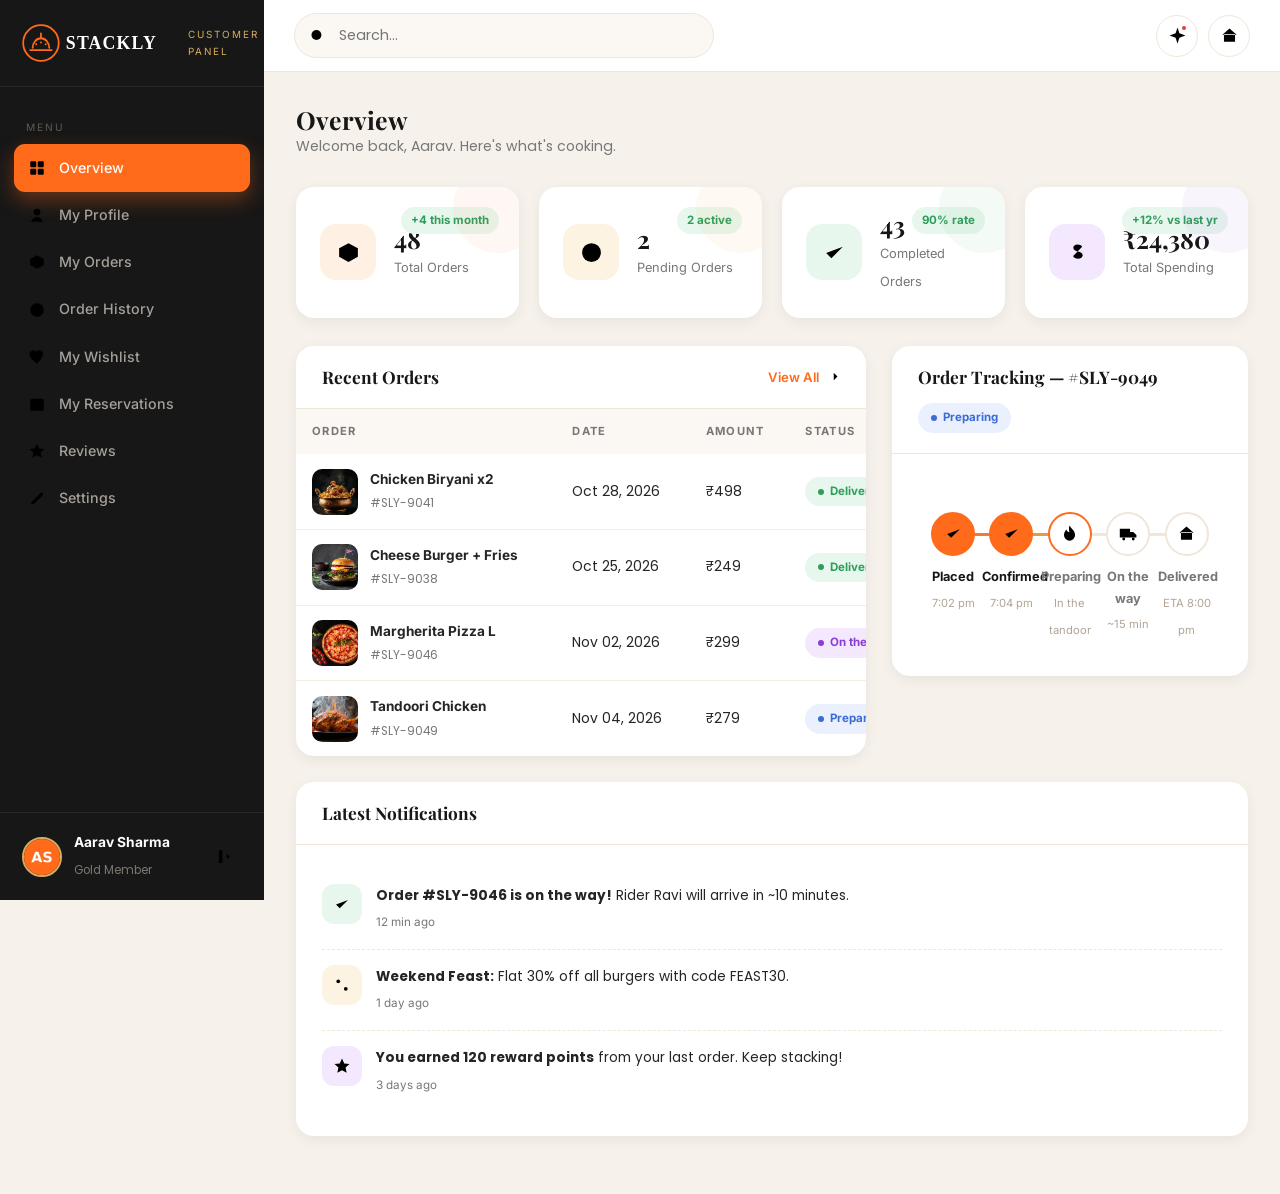
<file: dashboard/user-dashboard.html>
<!DOCTYPE html>
<html lang="en">
<head>
<meta charset="UTF-8">
<meta name="viewport" content="width=device-width, initial-scale=1.0">
<title>Customer Panel | STACKLY</title>
<link rel="icon" type="image/svg+xml" href="../assets/svg/favicon.svg">
<link rel="preconnect" href="https://fonts.googleapis.com">
<link href="https://fonts.googleapis.com/css2?family=Playfair+Display:wght@500;600;700;800&family=Poppins:wght@300;400;500;600&family=Inter:wght@400;500;600;700&display=swap" rel="stylesheet">
<link rel="stylesheet" href="../assets/css/style.css">
<link rel="stylesheet" href="../assets/css/dashboard.css">
<link rel="stylesheet" href="../assets/css/responsive.css">
</head><body>
<div class="dash__overlay"></div>
<div class="dash">
  <aside class="dash__sidebar">
    <div class="dash__brand"><img src="../assets/svg/logo-white.svg" alt="STACKLY"><div><small>Customer Panel</small></div></div>
    <nav class="dash__nav">
      <div class="dash__nav-label">Menu</div>
      <a href="#" data-panel="panel-overview" class="is-active"><svg><use href="../assets/svg/sprite.svg#grid"></use></svg><span>Overview</span></a>
<a href="#" data-panel="panel-profile" class=""><svg><use href="../assets/svg/sprite.svg#user"></use></svg><span>My Profile</span></a>
<a href="#" data-panel="panel-orders" class=""><svg><use href="../assets/svg/sprite.svg#box"></use></svg><span>My Orders</span></a>
<a href="#" data-panel="panel-history" class=""><svg><use href="../assets/svg/sprite.svg#clock"></use></svg><span>Order History</span></a>
<a href="#" data-panel="panel-wishlist" class=""><svg><use href="../assets/svg/sprite.svg#heart"></use></svg><span>My Wishlist</span></a>
<a href="#" data-panel="panel-reservations" class=""><svg><use href="../assets/svg/sprite.svg#calendar"></use></svg><span>My Reservations</span></a>
<a href="#" data-panel="panel-reviews" class=""><svg><use href="../assets/svg/sprite.svg#star"></use></svg><span>Reviews</span></a>
<a href="#" data-panel="panel-settings" class=""><svg><use href="../assets/svg/sprite.svg#edit"></use></svg><span>Settings</span></a>
    </nav>
    <div class="dash__user">
      <img src="../assets/img/testimonials/aarav-sharma.webp" alt="">
      <div><b>Aarav Sharma</b><small>Gold Member</small></div>
      <button class="dash__logout" data-logout aria-label="Logout"><svg><use href="../assets/svg/sprite.svg#logout"></use></svg></button>
    </div>
  </aside>
  <main class="dash__main">
    <div class="dash__topbar">
      <button class="dash__burger" aria-label="Menu"><svg><use href="../assets/svg/sprite.svg#grid"></use></svg></button>
      <div class="dash__search"><svg><use href="../assets/svg/sprite.svg#search"></use></svg><input placeholder="Search…"></div>
      <div class="dash__top-actions">
        <button class="dash__icon-btn" aria-label="Notifications"><svg><use href="../assets/svg/sprite.svg#sparkle"></use></svg><span class="dot"></span></button>
        <a class="dash__icon-btn" href="../index.html" aria-label="Back to site"><svg><use href="../assets/svg/sprite.svg#home"></use></svg></a>
      </div>
    </div>
    <div class="dash__content">
      <div class="dash__title-row"><div><h1 data-dash-title>Overview</h1><p>Welcome back, Aarav. Here's what's cooking.</p></div></div>
      
<div class="dash-panel" id="panel-overview">
  <div class="widgets">
    <div class="widget" style="color:#FF6B1A">
  <div class="widget__icon" style="background:#FFF0E4;color:#FF6B1A"><svg><use href="../assets/svg/sprite.svg#box"></use></svg></div>
  <div><b>48</b><small>Total Orders</small></div>
  <span class="widget__trend widget__trend--up">+4 this month</span></div>
    <div class="widget" style="color:#E8A020">
  <div class="widget__icon" style="background:#FDF3E3;color:#E8A020"><svg><use href="../assets/svg/sprite.svg#clock"></use></svg></div>
  <div><b>2</b><small>Pending Orders</small></div>
  <span class="widget__trend widget__trend--up">2 active</span></div>
    <div class="widget" style="color:#2E9E5B">
  <div class="widget__icon" style="background:#E8F7EE;color:#2E9E5B"><svg><use href="../assets/svg/sprite.svg#check"></use></svg></div>
  <div><b>43</b><small>Completed Orders</small></div>
  <span class="widget__trend widget__trend--up">90% rate</span></div>
    <div class="widget" style="color:#8B3BD6">
  <div class="widget__icon" style="background:#F3E8FD;color:#8B3BD6"><svg><use href="../assets/svg/sprite.svg#dollar"></use></svg></div>
  <div><b>₹24,380</b><small>Total Spending</small></div>
  <span class="widget__trend widget__trend--up">+12% vs last yr</span></div>
  </div>
  <div class="dash-grid-2">
    <div class="panel"><div class="panel__head"><h3>Recent Orders</h3><a href="#" class="panel__action" data-panel-link="panel-orders">View All <svg><use href="../assets/svg/sprite.svg#arrow"></use></svg></a></div>
      <div class="table-wrap"><table class="dash-table"><thead><tr><th>Order</th><th>Date</th><th>Amount</th><th>Status</th></tr></thead><tbody><tr><td><div class="cell-prod"><img src="../assets/img/food/biryani.webp" alt=""><div><b>Chicken Biryani x2</b><small>#SLY-9041</small></div></div></td><td>Oct 28, 2026</td><td>₹498</td><td><span class='status status--delivered'>Delivered</span></td></tr><tr><td><div class="cell-prod"><img src="../assets/img/food/burger.webp" alt=""><div><b>Cheese Burger + Fries</b><small>#SLY-9038</small></div></div></td><td>Oct 25, 2026</td><td>₹249</td><td><span class='status status--delivered'>Delivered</span></td></tr><tr><td><div class="cell-prod"><img src="../assets/img/food/pizza.webp" alt=""><div><b>Margherita Pizza L</b><small>#SLY-9046</small></div></div></td><td>Nov 02, 2026</td><td>₹299</td><td><span class='status status--onway'>On the way</span></td></tr><tr><td><div class="cell-prod"><img src="../assets/img/food/tandoori.webp" alt=""><div><b>Tandoori Chicken</b><small>#SLY-9049</small></div></div></td><td>Nov 04, 2026</td><td>₹279</td><td><span class='status status--preparing'>Preparing</span></td></tr></tbody></table></div></div>
    <div class="panel"><div class="panel__head"><h3>Order Tracking — #SLY-9049</h3><span class="status status--preparing">Preparing</span></div>
      <div class="panel__body">
        <div class="tracking">
          <div class="tracking__bar" style="width:44%"></div>
          <div class="tracking__step is-done"><span class="tracking__dot"><svg><use href="../assets/svg/sprite.svg#check"></use></svg></span><div><b>Placed</b><small>7:02 pm</small></div></div>
          <div class="tracking__step is-done"><span class="tracking__dot"><svg><use href="../assets/svg/sprite.svg#check"></use></svg></span><div><b>Confirmed</b><small>7:04 pm</small></div></div>
          <div class="tracking__step is-current"><span class="tracking__dot"><svg><use href="../assets/svg/sprite.svg#flame"></use></svg></span><div><b>Preparing</b><small>In the tandoor</small></div></div>
          <div class="tracking__step"><span class="tracking__dot"><svg><use href="../assets/svg/sprite.svg#truck"></use></svg></span><div><b>On the way</b><small>~15 min</small></div></div>
          <div class="tracking__step"><span class="tracking__dot"><svg><use href="../assets/svg/sprite.svg#home"></use></svg></span><div><b>Delivered</b><small>ETA 8:00 pm</small></div></div>
        </div>
      </div></div>
  </div>
  <div class="panel"><div class="panel__head"><h3>Latest Notifications</h3></div><div class="panel__body">
    <div class="notif"><span class="notif__icon" style="background:#E8F7EE;color:var(--success)"><svg><use href="../assets/svg/sprite.svg#check"></use></svg></span><div><p><b>Order #SLY-9046 is on the way!</b> Rider Ravi will arrive in ~10 minutes.</p><small>12 min ago</small></div></div>
    <div class="notif"><span class="notif__icon" style="background:#FDF3E3;color:var(--warning)"><svg><use href="../assets/svg/sprite.svg#percent"></use></svg></span><div><p><b>Weekend Feast:</b> Flat 30% off all burgers with code FEAST30.</p><small>1 day ago</small></div></div>
    <div class="notif"><span class="notif__icon" style="background:#F3E8FD;color:#8B3BD6"><svg><use href="../assets/svg/sprite.svg#star"></use></svg></span><div><p><b>You earned 120 reward points</b> from your last order. Keep stacking!</p><small>3 days ago</small></div></div>
  </div></div>
</div>

<div class="dash-panel" id="panel-profile" style="display:none">
  <div class="profile-grid">
    <div class="profile-card">
      <img src="../assets/img/testimonials/aarav-sharma.webp" alt="Aarav Sharma">
      <h3>Aarav Sharma</h3><p>Gold Member since 2023</p>
      <div class="profile-card__stats"><div><b>48</b><small>Orders</small></div><div><b>1,240</b><small>Points</small></div><div><b>12</b><small>Reviews</small></div></div>
    </div>
    <div class="panel" style="margin:0"><div class="panel__head"><h3>Edit Profile</h3></div><div class="panel__body">
      <form id="profileForm" novalidate>
        <div class="form-row">
          <div class="form-group"><label>Full Name</label><input class="form-control" value="Aarav Sharma"></div>
          <div class="form-group"><label>Email</label><input class="form-control" type="email" value="user@stackly.com"></div>
        </div>
        <div class="form-row">
          <div class="form-group"><label>Phone</label><input class="form-control" value="+91 98765 43210"></div>
          <div class="form-group"><label>Favourite Dish</label><input class="form-control" value="Chicken Biryani"></div>
        </div>
        <div class="form-group"><label>Address</label><textarea class="form-control">402 Marina Heights, Worli Sea Face, Mumbai 400018</textarea></div>
        <button class="btn btn--primary" type="submit">Save Changes <svg><use href="../assets/svg/sprite.svg#check"></use></svg></button>
      </form>
    </div></div>
  </div>
</div>

<div class="dash-panel" id="panel-orders" style="display:none">
  <div class="panel"><div class="panel__head"><h3>My Orders</h3></div><div class="table-wrap"><table class="dash-table"><thead><tr><th>Order</th><th>Date</th><th>Amount</th><th>Status</th></tr></thead><tbody><tr><td><div class="cell-prod"><img src="../assets/img/food/biryani.webp" alt=""><div><b>Chicken Biryani x2</b><small>#SLY-9041</small></div></div></td><td>Oct 28, 2026</td><td>₹498</td><td><span class='status status--delivered'>Delivered</span></td></tr><tr><td><div class="cell-prod"><img src="../assets/img/food/burger.webp" alt=""><div><b>Cheese Burger + Fries</b><small>#SLY-9038</small></div></div></td><td>Oct 25, 2026</td><td>₹249</td><td><span class='status status--delivered'>Delivered</span></td></tr><tr><td><div class="cell-prod"><img src="../assets/img/food/pizza.webp" alt=""><div><b>Margherita Pizza L</b><small>#SLY-9046</small></div></div></td><td>Nov 02, 2026</td><td>₹299</td><td><span class='status status--onway'>On the way</span></td></tr><tr><td><div class="cell-prod"><img src="../assets/img/food/tandoori.webp" alt=""><div><b>Tandoori Chicken</b><small>#SLY-9049</small></div></div></td><td>Nov 04, 2026</td><td>₹279</td><td><span class='status status--preparing'>Preparing</span></td></tr></tbody></table></div></div>
</div>
<div class="dash-panel" id="panel-history" style="display:none">
  <div class="panel"><div class="panel__head"><h3>Order History</h3></div><div class="table-wrap"><table class="dash-table"><thead><tr><th>Order</th><th>Date</th><th>Amount</th><th>Status</th></tr></thead><tbody><tr><td><div class="cell-prod"><img src="../assets/img/food/pasta.webp" alt=""><div><b>Alfredo Pasta</b><small>#SLY-8990</small></div></div></td><td>Sep 30, 2026</td><td>₹229</td><td><span class='status status--completed'>Completed</span></td></tr><tr><td><div class="cell-prod"><img src="../assets/img/food/salad.webp" alt=""><div><b>Garden Fresh Salad</b><small>#SLY-8981</small></div></div></td><td>Sep 22, 2026</td><td>₹179</td><td><span class='status status--completed'>Completed</span></td></tr><tr><td><div class="cell-prod"><img src="../assets/img/food/dessert.webp" alt=""><div><b>Choco Lava Sundae</b><small>#SLY-8975</small></div></div></td><td>Sep 15, 2026</td><td>₹159</td><td><span class='status status--cancelled'>Cancelled</span></td></tr></tbody></table></div></div>
</div>
<div class="dash-panel" id="panel-wishlist" style="display:none">
  <div class="panel"><div class="panel__head"><h3>My Wishlist</h3></div><div class="panel__body" style="display:grid;gap:14px">
    <div class="mini-card"><img src="../assets/img/food/salmon.webp" alt=""><div class="mini-card__info"><b>Smoked Salmon Steak</b><p>Citrus glaze with grilled asparagus</p></div><span class="mini-card__price">₹449</span><button class="btn btn--primary btn--sm">Add to Cart</button></div>
    <div class="mini-card"><img src="../assets/img/food/truffle.webp" alt=""><div class="mini-card__info"><b>Truffle Fantasy</b><p>Belgian dark chocolate ganache</p></div><span class="mini-card__price">₹199</span><button class="btn btn--primary btn--sm">Add to Cart</button></div>
    <div class="mini-card"><img src="../assets/img/food/kebab.webp" alt=""><div class="mini-card__info"><b>Paneer Tikka Kebab</b><p>Smoky char-grilled skewers</p></div><span class="mini-card__price">₹219</span><button class="btn btn--primary btn--sm">Add to Cart</button></div>
  </div></div>
</div>
<div class="dash-panel" id="panel-reservations" style="display:none">
  <div class="panel"><div class="panel__head"><h3>Reservation History</h3><a href="../contact.html" class="btn btn--primary btn--sm">New Reservation</a></div>
  <div class="table-wrap"><table class="dash-table"><thead><tr><th>Date</th><th>Time</th><th>Guests</th><th>Table</th><th>Status</th></tr></thead><tbody><tr><td>Nov 08, 2026</td><td>7:30 PM</td><td>4</td><td>Window Booth</td><td><span class='status status--active'>Confirmed</span></td></tr><tr><td>Oct 19, 2026</td><td>8:00 PM</td><td>2</td><td>Chef's Counter</td><td><span class='status status--completed'>Completed</span></td></tr><tr><td>Oct 02, 2026</td><td>1:00 PM</td><td>6</td><td>Family Booth</td><td><span class='status status--completed'>Completed</span></td></tr><tr><td>Sep 12, 2026</td><td>7:00 PM</td><td>2</td><td>Window Booth</td><td><span class='status status--cancelled'>Cancelled</span></td></tr></tbody></table></div></div>
</div>
<div class="dash-panel" id="panel-reviews" style="display:none">
  <div class="panel"><div class="panel__head"><h3>My Reviews</h3></div><div class="panel__body">
    <div class="review-item"><div class="review-item__head"><img src="../assets/img/testimonials/aarav-sharma.webp" alt=""><div><b>Aarav Sharma</b><small>Oct 28, 2026</small></div><div class="stars"><svg><use href="../assets/svg/sprite.svg#star"></use></svg><svg><use href="../assets/svg/sprite.svg#star"></use></svg><svg><use href="../assets/svg/sprite.svg#star"></use></svg><svg><use href="../assets/svg/sprite.svg#star"></use></svg><svg><use href="../assets/svg/sprite.svg#star"></use></svg></div></div>
      <p>Saffron was on point, rice perfectly separate. Best biryani in the city, full stop.</p><div class="review-item__dish">Chicken Biryani</div></div>
    <div class="review-item"><div class="review-item__head"><img src="../assets/img/testimonials/aarav-sharma.webp" alt=""><div><b>Aarav Sharma</b><small>Sep 15, 2026</small></div><div class="stars"><svg><use href="../assets/svg/sprite.svg#star"></use></svg><svg><use href="../assets/svg/sprite.svg#star"></use></svg><svg><use href="../assets/svg/sprite.svg#star"></use></svg><svg><use href="../assets/svg/sprite.svg#star"></use></svg><svg><use href="../assets/svg/sprite.svg#star"></use></svg></div></div>
      <p>Warm, gooey, generous. The lava sundae should be a controlled substance.</p><div class="review-item__dish">Choco Lava Sundae</div></div>
  </div></div>
</div>
<div class="dash-panel" id="panel-settings" style="display:none">
  <div class="panel" style="max-width:560px"><div class="panel__head"><h3>Account Settings</h3></div><div class="panel__body">
    <div class="form-group"><label>Change Password</label><input class="form-control" type="password" placeholder="Current password"></div>
    <div class="form-group"><input class="form-control" type="password" placeholder="New password"></div>
    <div class="form-group"><input class="form-control" type="password" placeholder="Confirm new password"></div>
    <div class="form-group"><label class="form-check"><input type="checkbox" checked> Email me offers &amp; news</label></div>
    <div class="form-group"><label class="form-check"><input type="checkbox" checked> SMS order updates</label></div>
    <button class="btn btn--primary" type="button" onclick="STACKLY.toast('Settings saved.','success')">Save Settings</button>
  </div></div>
</div>
    </div>
  </main>
</div>
<script src="../assets/js/main.js"></script>
<script src="../assets/js/dashboard.js"></script>
</body></html>
</file>
<file: assets/css/style.css>
/* ============================================================
   STACKLY – Premium Restaurant Website
   style.css – Core design system, layout & components
   ============================================================ */

:root{
  --primary:#FF6B1A;
  --primary-dark:#E05A0F;
  --primary-soft:#FFF0E4;
  --secondary:#171717;
  --accent:#D6AD60;
  --accent-soft:#FBF3E3;
  --bg:#FFF9F3;
  --white:#FFFFFF;
  --text:#252525;
  --muted:#777777;
  --border:#F0E6DA;
  --danger:#E23D3D;
  --success:#2E9E5B;
  --warning:#E8A020;
  --radius:16px;
  --radius-sm:10px;
  --shadow-sm:0 4px 14px rgba(23,23,23,.06);
  --shadow-md:0 12px 34px rgba(23,23,23,.10);
  --shadow-lg:0 24px 60px rgba(23,23,23,.16);
  --font-head:'Playfair Display',Georgia,serif;
  --font-body:'Poppins',sans-serif;
  --font-ui:'Inter',sans-serif;
  --header-h:84px;
  --ease:cubic-bezier(.22,.68,.35,1);
}

*,*::before,*::after{margin:0;padding:0;box-sizing:border-box}
html{scroll-behavior:smooth;scroll-padding-top:calc(var(--header-h) + 10px)}
body{
  font-family:var(--font-body);
  color:var(--text);
  background:var(--bg);
  line-height:1.7;
  overflow-x:hidden;
  -webkit-font-smoothing:antialiased;
}
img{max-width:100%;display:block}
a{text-decoration:none;color:inherit}
ul{list-style:none}
button{font-family:var(--font-ui);cursor:pointer;border:none;background:none}
input,select,textarea{font-family:var(--font-body);font-size:1rem}
::selection{background:var(--primary);color:#fff}

h1,h2,h3,h4{font-family:var(--font-head);color:var(--secondary);line-height:1.25;font-weight:700}
.container{width:min(1200px,92%);margin-inline:auto}
.section{padding:96px 0}
.section--dark{background:var(--secondary);color:#EDEDED}
.section--dark h2,.section--dark h3{color:#fff}
.section--white{background:var(--white)}

/* ---------- Section headers ---------- */
.sec-head{text-align:center;max-width:640px;margin:0 auto 56px}
.sec-tag{
  display:inline-flex;align-items:center;gap:10px;
  font-family:var(--font-ui);font-size:.78rem;font-weight:600;
  letter-spacing:.22em;text-transform:uppercase;color:var(--primary);
  margin-bottom:14px;
}
.sec-tag::before,.sec-tag::after{content:"";width:34px;height:2px;background:var(--accent);border-radius:2px}
.sec-title{font-size:clamp(1.9rem,3.6vw,2.8rem);margin-bottom:14px}
.sec-title .accent{color:var(--primary)}
.sec-sub{color:var(--muted);font-size:1.02rem}
.sec-head--left{text-align:left;margin-inline:0}
.sec-head--left .sec-tag::before{display:none}
.sec-head--light .sec-sub{color:#B9B9B9}

/* ---------- Buttons ---------- */
.btn{
  display:inline-flex;align-items:center;justify-content:center;gap:10px;
  font-family:var(--font-ui);font-weight:600;font-size:.95rem;
  padding:14px 30px;border-radius:50px;
  transition:transform .35s var(--ease),box-shadow .35s,background .35s,color .35s;
  position:relative;overflow:hidden;white-space:nowrap;
}
.btn svg{width:18px;height:18px}
.btn--primary{background:var(--primary);color:#fff;box-shadow:0 10px 26px rgba(255,107,26,.35)}
.btn--primary:hover{background:var(--primary-dark);transform:translateY(-3px);box-shadow:0 16px 34px rgba(255,107,26,.42)}
.btn--dark{background:var(--secondary);color:#fff}
.btn--dark:hover{background:#000;transform:translateY(-3px);box-shadow:var(--shadow-md)}
.btn--gold{background:var(--accent);color:var(--secondary)}
.btn--gold:hover{filter:brightness(1.06);transform:translateY(-3px)}
.btn--outline{background:transparent;color:var(--secondary);border:2px solid var(--secondary)}
.btn--outline:hover{background:var(--secondary);color:#fff;transform:translateY(-3px)}
.btn--outline-light{background:transparent;color:#fff;border:2px solid rgba(255,255,255,.65)}
.btn--outline-light:hover{background:#fff;color:var(--secondary)}
.btn--ghost{background:var(--white);color:var(--secondary);border:1.5px solid var(--border)}
.btn--ghost:hover{border-color:var(--primary);color:var(--primary);transform:translateY(-3px)}
.btn--sm{padding:9px 20px;font-size:.85rem}
.btn--lg{padding:17px 40px;font-size:1.02rem}
.btn--block{width:100%}

/* ---------- Preloader ---------- */
.preloader{
  position:fixed;inset:0;z-index:9999;background:var(--secondary);
  display:flex;flex-direction:column;align-items:center;justify-content:center;gap:26px;
  transition:opacity .6s ease,visibility .6s;
}
.preloader.is-done{opacity:0;visibility:hidden}
.preloader__logo{width:120px;animation:preloaderPulse 1.6s ease-in-out infinite}
.preloader__dish{width:54px;height:54px;position:relative}
.preloader__dish::before{
  content:"";position:absolute;inset:0;border-radius:50%;
  border:3px solid rgba(255,255,255,.12);border-top-color:var(--primary);
  animation:spin 1s linear infinite;
}
.preloader__bar{width:210px;height:4px;border-radius:4px;background:rgba(255,255,255,.12);overflow:hidden}
.preloader__bar span{display:block;height:100%;width:0;background:linear-gradient(90deg,var(--primary),var(--accent));border-radius:4px;transition:width .25s}
.preloader__pct{color:#B9B9B9;font-family:var(--font-ui);font-size:.85rem;letter-spacing:.15em}

/* ---------- Header ---------- */
.header{
  position:fixed;top:0;left:0;right:0;z-index:1000;height:var(--header-h);
  display:flex;align-items:center;
  transition:background .4s,box-shadow .4s,height .4s;
}
.header.is-scrolled{background:rgba(255,255,255,.92);backdrop-filter:blur(14px);box-shadow:var(--shadow-sm);height:70px}
.header--dark:not(.is-scrolled){background:transparent}
.header--dark:not(.is-scrolled) .nav__link,.header--dark:not(.is-scrolled) .header__icon-btn{color:#fff}
.header__inner{display:flex;align-items:center;justify-content:space-between;gap:24px;width:min(1280px,94%);margin-inline:auto}
.header__logo{display:flex;align-items:center;gap:10px;flex-shrink:0}
.header__logo img{width:40px;height:40px;object-fit:contain;transition:width .3s,height .3s}
.header__logo span{font-family:var(--font-head);font-size:1.55rem;font-weight:700;letter-spacing:.04em;color:var(--secondary)}
.header--dark:not(.is-scrolled) .header__logo span{color:#fff}
.header.is-scrolled .header__logo img{width:34px;height:34px}

.nav__list{display:flex;align-items:center;gap:6px}
.nav__link{
  font-family:var(--font-ui);font-size:.92rem;font-weight:500;color:var(--text);
  padding:9px 14px;border-radius:8px;position:relative;transition:color .3s;
}
.nav__link::after{
  content:"";position:absolute;left:14px;right:14px;bottom:4px;height:2px;
  background:var(--primary);border-radius:2px;transform:scaleX(0);transform-origin:left;transition:transform .35s var(--ease);
}
.nav__link:hover,.nav__link.is-active{color:var(--primary)}
.nav__link:hover::after,.nav__link.is-active::after{transform:scaleX(1)}
.nav__item--dd{position:relative}
.nav__dd{
  position:absolute;top:calc(100% + 10px);left:0;min-width:210px;
  background:#fff;border-radius:var(--radius-sm);box-shadow:var(--shadow-md);
  padding:10px;opacity:0;visibility:hidden;transform:translateY(10px);
  transition:.3s var(--ease);
}
.nav__item--dd:hover .nav__dd{opacity:1;visibility:visible;transform:translateY(0)}
.nav__dd a{display:block;padding:10px 14px;border-radius:8px;font-size:.9rem;font-family:var(--font-ui);transition:.25s}
.nav__dd a:hover{background:var(--primary-soft);color:var(--primary);padding-left:20px}
.nav__dd-caret{width:14px;height:14px;transition:transform .3s;vertical-align:-2px}
.nav__item--dd:hover .nav__dd-caret{transform:rotate(180deg)}

.header__actions{display:flex;align-items:center;gap:10px}
.header__icon-btn{
  width:44px;height:44px;border-radius:50%;display:grid;place-items:center;
  color:var(--text);position:relative;transition:.3s;
}
.header__icon-btn:hover{background:var(--primary-soft);color:var(--primary)}
.header__icon-btn svg{width:21px;height:21px}
.header__cart-count{
  position:absolute;top:2px;right:0;min-width:18px;height:18px;border-radius:9px;
  background:var(--primary);color:#fff;font-size:.65rem;font-weight:700;
  display:grid;place-items:center;padding:0 4px;font-family:var(--font-ui);
}
.header__burger{display:none;width:44px;height:44px;border-radius:10px;place-items:center}
.header__burger span{display:block;width:22px;height:2px;background:currentColor;border-radius:2px;position:relative;transition:.3s}
.header__burger span::before,.header__burger span::after{content:"";position:absolute;left:0;width:22px;height:2px;background:currentColor;border-radius:2px;transition:.3s}
.header__burger span::before{top:-7px}.header__burger span::after{top:7px}
.header--dark:not(.is-scrolled) .header__burger{color:#fff}
.header__burger.is-open span{background:transparent}
.header__burger.is-open span::before{top:0;transform:rotate(45deg)}
.header__burger.is-open span::after{top:0;transform:rotate(-45deg)}

/* Mobile nav */
.mobile-nav{
  position:fixed;inset:0;z-index:999;background:rgba(23,23,23,.97);
  display:flex;flex-direction:column;justify-content:center;padding:40px 8%;
  clip-path:circle(0 at calc(100% - 60px) 50px);transition:clip-path .6s var(--ease);
}
.mobile-nav.is-open{clip-path:circle(150% at calc(100% - 60px) 50px)}
.mobile-nav a{color:#fff;font-family:var(--font-head);font-size:1.7rem;padding:12px 0;border-bottom:1px solid rgba(255,255,255,.08);display:flex;justify-content:space-between;align-items:center;transition:.3s}
.mobile-nav a:hover{color:var(--primary);padding-left:12px}
.mobile-nav__close{position:absolute;top:26px;right:26px;color:#fff;width:44px;height:44px}
.mobile-nav__close svg{width:26px;height:26px}

/* ---------- Scroll progress & back-to-top ---------- */
.scroll-progress{position:fixed;top:0;left:0;height:3px;width:0;background:linear-gradient(90deg,var(--primary),var(--accent));z-index:1200}
.to-top{
  position:fixed;bottom:28px;right:28px;z-index:900;width:48px;height:48px;border-radius:50%;
  background:var(--primary);color:#fff;display:grid;place-items:center;box-shadow:var(--shadow-md);
  opacity:0;visibility:hidden;transform:translateY(16px);transition:.4s var(--ease);
}
.to-top.is-visible{opacity:1;visibility:visible;transform:translateY(0)}
.to-top:hover{background:var(--secondary)}
.to-top svg{width:20px;height:20px;transform:rotate(-90deg)}

/* ---------- Hero ---------- */
.hero{
  min-height:100vh;display:flex;align-items:center;position:relative;overflow:hidden;
  background:var(--secondary);color:#fff;padding:140px 0 90px;
}
.hero__bg{position:absolute;inset:0;overflow:hidden}
.hero__bg img{width:100%;height:100%;object-fit:cover;opacity:.28}
.hero__bg::after{content:"";position:absolute;inset:0;background:linear-gradient(105deg,rgba(15,13,12,.96) 30%,rgba(15,13,12,.55) 70%,rgba(15,13,12,.35))}
.hero__glow{position:absolute;border-radius:50%;filter:blur(90px);opacity:.5;pointer-events:none}
.hero__glow--1{width:480px;height:480px;background:rgba(255,107,26,.30);top:-120px;right:-80px;animation:glowFloat 9s ease-in-out infinite}
.hero__glow--2{width:380px;height:380px;background:rgba(214,173,96,.22);bottom:-140px;left:-100px;animation:glowFloat 11s ease-in-out infinite reverse}
.hero__dots{position:absolute;inset:0;background-image:radial-gradient(rgba(255,255,255,.07) 1.2px,transparent 1.2px);background-size:34px 34px;pointer-events:none}
.hero__inner{position:relative;z-index:2;display:grid;grid-template-columns:1.05fr .95fr;gap:48px;align-items:center}
.hero__eyebrow{
  display:inline-flex;align-items:center;gap:10px;font-family:var(--font-ui);
  font-size:.8rem;letter-spacing:.24em;text-transform:uppercase;color:var(--accent);
  border:1px solid rgba(214,173,96,.4);padding:9px 20px;border-radius:50px;margin-bottom:24px;
  background:rgba(214,173,96,.08);backdrop-filter:blur(6px);
}
.hero__eyebrow svg{width:15px;height:15px}
.hero__title{font-size:clamp(2.5rem,5.6vw,4.4rem);color:#fff;margin-bottom:22px}
.hero__title .line{display:block;overflow:hidden}
.hero__title .accent{color:var(--primary)}
.hero__title .gold{color:var(--accent)}
.hero__sub{color:#C9C4BE;font-size:1.06rem;max-width:520px;margin-bottom:36px}
.hero__cta{display:flex;gap:16px;flex-wrap:wrap;margin-bottom:48px}
.hero__meta{display:flex;gap:36px;flex-wrap:wrap}
.hero__meta-item{display:flex;align-items:center;gap:12px}
.hero__meta-item .num{font-family:var(--font-head);font-size:1.5rem;color:#fff}
.hero__meta-item .lbl{font-size:.78rem;color:#9d978f;letter-spacing:.06em;text-transform:uppercase;line-height:1.4}
.hero__meta-item svg{width:26px;height:26px;color:var(--accent)}

.hero__visual{position:relative;display:flex;justify-content:center}
.hero__plate{
  width:min(470px,90%);aspect-ratio:1;border-radius:50%;overflow:hidden;
  border:10px solid rgba(255,255,255,.08);
  box-shadow:0 40px 90px rgba(0,0,0,.55),0 0 0 1px rgba(214,173,96,.35);
  animation:heroPlateFloat 7s ease-in-out infinite;
}
.hero__plate img{width:100%;height:100%;object-fit:cover;transform:scale(1.06)}
.hero__chip{
  position:absolute;display:flex;align-items:center;gap:11px;
  background:rgba(255,255,255,.94);color:var(--secondary);
  padding:12px 18px;border-radius:14px;box-shadow:var(--shadow-md);
  font-family:var(--font-ui);font-size:.82rem;font-weight:600;z-index:3;
  backdrop-filter:blur(8px);
}
.hero__chip svg{width:20px;height:20px;color:var(--primary)}
.hero__chip small{display:block;font-weight:500;color:var(--muted);font-size:.72rem}
.hero__chip--rating{top:9%;left:-2%;animation:chipFloat 6s ease-in-out infinite}
.hero__chip--orders{bottom:12%;right:-3%;animation:chipFloat 7s ease-in-out 1s infinite}
.hero__chip--badge{bottom:-3%;left:10%;background:var(--secondary);color:#fff;animation:chipFloat 8s ease-in-out .5s infinite}
.hero__chip--badge small{color:#B9B9B9}
.hero__ring{position:absolute;width:min(560px,105%);aspect-ratio:1;border-radius:50%;border:1.5px dashed rgba(214,173,96,.35);animation:spinSlow 40s linear infinite}
.hero__scroll{
  position:absolute;bottom:26px;left:50%;transform:translateX(-50%);
  display:flex;flex-direction:column;align-items:center;gap:8px;color:#9d978f;
  font-size:.72rem;letter-spacing:.2em;text-transform:uppercase;font-family:var(--font-ui);z-index:3;
}
.hero__scroll span{width:1.5px;height:44px;background:linear-gradient(var(--primary),transparent);animation:scrollHint 1.8s ease-in-out infinite;border-radius:2px}

/* ---------- Marquee strip ---------- */
.strip{background:var(--primary);color:#fff;overflow:hidden;padding:15px 0}
.strip__track{display:flex;gap:52px;width:max-content;animation:marquee 26s linear infinite}
.strip__track span{display:flex;align-items:center;gap:14px;font-family:var(--font-head);font-size:1.05rem;letter-spacing:.04em;white-space:nowrap}
.strip__track svg{width:17px;height:17px;color:var(--accent-soft)}

/* ---------- Stats ---------- */
.stats{background:var(--secondary);color:#fff;padding:64px 0}
.stats__grid{display:grid;grid-template-columns:repeat(4,1fr);gap:28px;text-align:center}
.stat__icon{width:62px;height:62px;margin:0 auto 16px;border-radius:18px;background:rgba(255,107,26,.14);display:grid;place-items:center;color:var(--primary)}
.stat__icon svg{width:28px;height:28px}
.stat__num{font-family:var(--font-head);font-size:clamp(2rem,3.4vw,2.9rem);color:#fff}
.stat__num .suffix{color:var(--primary)}
.stat__lbl{color:#A5A09A;font-size:.92rem}

/* ---------- About preview ---------- */
.about__grid{display:grid;grid-template-columns:1fr 1fr;gap:64px;align-items:center}
.about__media{position:relative}
.about__media-main{border-radius:24px;overflow:hidden;box-shadow:var(--shadow-lg)}
.about__media-main img{width:100%;height:520px;object-fit:cover;transition:transform .8s var(--ease)}
.about__media:hover .about__media-main img{transform:scale(1.05)}
.about__media-sub{
  position:absolute;bottom:-34px;right:-24px;width:230px;border-radius:18px;overflow:hidden;
  border:8px solid var(--bg);box-shadow:var(--shadow-md);
}
.about__media-sub img{height:160px;width:100%;object-fit:cover}
.about__exp{
  position:absolute;top:-26px;left:-26px;background:var(--primary);color:#fff;
  border-radius:20px;padding:20px 26px;text-align:center;box-shadow:0 18px 40px rgba(255,107,26,.4);
}
.about__exp .n{font-family:var(--font-head);font-size:2.1rem;line-height:1}
.about__exp .t{font-size:.74rem;letter-spacing:.14em;text-transform:uppercase;font-family:var(--font-ui)}
.about__list{display:grid;gap:16px;margin:28px 0 34px}
.about__list li{display:flex;gap:14px;align-items:flex-start}
.about__list .ic{flex-shrink:0;width:42px;height:42px;border-radius:12px;background:var(--primary-soft);color:var(--primary);display:grid;place-items:center}
.about__list .ic svg{width:20px;height:20px}
.about__list b{display:block;color:var(--secondary);font-family:var(--font-ui);font-size:.98rem}
.about__list p{font-size:.9rem;color:var(--muted)}

/* ---------- Category filter pills ---------- */
.filter-bar{display:flex;flex-wrap:wrap;gap:12px;justify-content:center;margin-bottom:44px}
.filter-pill{
  font-family:var(--font-ui);font-weight:500;font-size:.9rem;padding:11px 24px;
  border-radius:50px;background:#fff;border:1.5px solid var(--border);color:var(--muted);
  transition:.3s;
}
.filter-pill:hover{border-color:var(--primary);color:var(--primary)}
.filter-pill.is-active{background:var(--primary);border-color:var(--primary);color:#fff;box-shadow:0 8px 22px rgba(255,107,26,.35)}

/* ---------- Food cards ---------- */
.food-grid{display:grid;grid-template-columns:repeat(4,1fr);gap:26px}
.food-card{
  background:#fff;border-radius:var(--radius);overflow:hidden;
  box-shadow:var(--shadow-sm);position:relative;
  transition:transform .45s var(--ease),box-shadow .45s;
  display:flex;flex-direction:column;
}
.food-card:hover{transform:translateY(-10px);box-shadow:var(--shadow-lg)}
.food-card__img{position:relative;height:210px;overflow:hidden}
.food-card__img img{width:100%;height:100%;object-fit:cover;transition:transform .7s var(--ease)}
.food-card:hover .food-card__img img{transform:scale(1.1)}
.food-card__tag{
  position:absolute;top:14px;left:14px;background:var(--secondary);color:#fff;
  font-family:var(--font-ui);font-size:.68rem;font-weight:600;letter-spacing:.12em;
  text-transform:uppercase;padding:6px 13px;border-radius:50px;
}
.food-card__tag--hot{background:var(--primary)}
.food-card__wish{
  position:absolute;top:12px;right:12px;width:38px;height:38px;border-radius:50%;
  background:rgba(255,255,255,.92);display:grid;place-items:center;color:var(--secondary);
  transition:.3s;backdrop-filter:blur(6px);
}
.food-card__wish svg{width:18px;height:18px;fill:none;transition:.3s}
.food-card__wish:hover{color:var(--primary);transform:scale(1.12)}
.food-card__wish.is-active{color:#fff;background:var(--primary)}
.food-card__wish.is-active svg{fill:#fff;stroke:#fff}
.food-card__body{padding:20px 20px 22px;display:flex;flex-direction:column;flex:1}
.food-card__name{font-size:1.12rem;margin-bottom:6px}
.food-card__desc{font-size:.86rem;color:var(--muted);margin-bottom:14px;flex:1}
.food-card__meta{display:flex;align-items:center;justify-content:space-between;margin-bottom:16px}
.food-card__price{font-family:var(--font-head);font-size:1.25rem;color:var(--primary)}
.food-card__price s{font-size:.85rem;color:var(--muted);margin-left:8px;font-family:var(--font-body)}
.food-card__rating{display:flex;align-items:center;gap:5px;font-family:var(--font-ui);font-size:.82rem;font-weight:600;color:var(--secondary)}
.food-card__rating svg{width:15px;height:15px;color:var(--warning);fill:var(--warning)}
.food-card__actions{display:flex;gap:10px}
.food-card__actions .btn{flex:1}
.food-card.is-hidden{display:none}

/* ---------- Why choose / feature cards ---------- */
.why-grid{display:grid;grid-template-columns:repeat(3,1fr);gap:26px}
.why-card{
  background:rgba(255,255,255,.045);border:1px solid rgba(255,255,255,.09);
  border-radius:var(--radius);padding:36px 30px;transition:.45s var(--ease);position:relative;overflow:hidden;
}
.why-card::before{
  content:"";position:absolute;top:0;left:0;right:0;height:3px;
  background:linear-gradient(90deg,var(--primary),var(--accent));
  transform:scaleX(0);transform-origin:left;transition:transform .5s var(--ease);
}
.why-card:hover{transform:translateY(-8px);background:rgba(255,255,255,.07)}
.why-card:hover::before{transform:scaleX(1)}
.why-card__icon{
  width:60px;height:60px;border-radius:16px;background:rgba(255,107,26,.15);
  color:var(--primary);display:grid;place-items:center;margin-bottom:22px;transition:.4s;
}
.why-card:hover .why-card__icon{background:var(--primary);color:#fff;transform:rotate(-8deg) scale(1.06)}
.why-card__icon svg{width:27px;height:27px}
.why-card h3{color:#fff;font-size:1.18rem;margin-bottom:10px}
.why-card p{color:#A5A09A;font-size:.9rem}

/* ---------- Services cards ---------- */
.services-grid{display:grid;grid-template-columns:repeat(3,1fr);gap:26px}
.service-card{
  background:#fff;border-radius:var(--radius);overflow:hidden;box-shadow:var(--shadow-sm);
  transition:.45s var(--ease);
}
.service-card:hover{transform:translateY(-8px);box-shadow:var(--shadow-lg)}
.service-card__img{height:200px;overflow:hidden}
.service-card__img img{width:100%;height:100%;object-fit:cover;transition:transform .7s var(--ease)}
.service-card:hover .service-card__img img{transform:scale(1.09)}
.service-card__body{padding:26px}
.service-card__icon{
  width:54px;height:54px;border-radius:14px;background:var(--primary-soft);color:var(--primary);
  display:grid;place-items:center;margin-top:-54px;margin-bottom:18px;position:relative;
  border:5px solid #fff;box-shadow:var(--shadow-sm);
}
.service-card__icon svg{width:24px;height:24px}
.service-card h3{font-size:1.15rem;margin-bottom:8px}
.service-card p{color:var(--muted);font-size:.88rem;margin-bottom:16px}
.service-card__link{display:inline-flex;align-items:center;gap:8px;font-family:var(--font-ui);font-weight:600;font-size:.86rem;color:var(--primary)}
.service-card__link svg{width:16px;height:16px;transition:transform .3s}
.service-card__link:hover svg{transform:translateX(5px)}

/* ---------- Offers ---------- */
.offers-grid{display:grid;grid-template-columns:1.2fr 1fr;grid-template-rows:repeat(2,240px);gap:26px}
.offer{
  border-radius:var(--radius);overflow:hidden;position:relative;color:#fff;
  display:flex;align-items:flex-end;padding:30px;
}
.offer:first-child{grid-row:span 2}
.offer__bg{position:absolute;inset:0}
.offer__bg img{width:100%;height:100%;object-fit:cover;transition:transform .8s var(--ease)}
.offer:hover .offer__bg img{transform:scale(1.07)}
.offer__bg::after{content:"";position:absolute;inset:0;background:linear-gradient(to top,rgba(15,12,10,.9) 8%,rgba(15,12,10,.15) 65%)}
.offer__content{position:relative;z-index:2}
.offer__badge{
  display:inline-block;background:var(--primary);color:#fff;font-family:var(--font-ui);
  font-size:.72rem;font-weight:700;letter-spacing:.14em;padding:6px 14px;border-radius:50px;margin-bottom:12px;
}
.offer__title{font-size:clamp(1.25rem,2vw,1.7rem);color:#fff;margin-bottom:6px}
.offer__sub{font-size:.88rem;color:#DDD6CE;margin-bottom:16px}
.offer__code{
  display:inline-flex;align-items:center;gap:10px;border:1.5px dashed rgba(255,255,255,.55);
  padding:8px 16px;border-radius:10px;font-family:var(--font-ui);font-size:.85rem;letter-spacing:.1em;
  background:rgba(255,255,255,.08);backdrop-filter:blur(4px);
}
.offer__code b{color:var(--accent)}
.countdown{display:flex;gap:10px;margin:14px 0 18px}
.countdown__cell{background:rgba(23,23,23,.6);backdrop-filter:blur(6px);border:1px solid rgba(255,255,255,.14);border-radius:12px;min-width:62px;padding:10px 8px;text-align:center}
.countdown__cell b{display:block;font-family:var(--font-head);font-size:1.35rem;color:#fff;line-height:1.1}
.countdown__cell small{font-size:.62rem;letter-spacing:.14em;text-transform:uppercase;color:#B9B9B9;font-family:var(--font-ui)}

/* ---------- Pricing ---------- */
.pricing-grid{display:grid;grid-template-columns:repeat(3,1fr);gap:28px;align-items:stretch}
.price-card{
  background:#fff;border-radius:22px;padding:40px 34px;box-shadow:var(--shadow-sm);
  position:relative;transition:.45s var(--ease);display:flex;flex-direction:column;
  border:2px solid transparent;
}
.price-card:hover{transform:translateY(-10px);box-shadow:var(--shadow-lg)}
.price-card--featured{background:var(--secondary);color:#EDEDED;transform:scale(1.04);border-color:var(--accent)}
.price-card--featured:hover{transform:scale(1.04) translateY(-10px)}
.price-card__flag{
  position:absolute;top:-15px;left:50%;transform:translateX(-50%);
  background:var(--accent);color:var(--secondary);font-family:var(--font-ui);
  font-size:.7rem;font-weight:700;letter-spacing:.14em;text-transform:uppercase;
  padding:7px 20px;border-radius:50px;box-shadow:var(--shadow-sm);white-space:nowrap;
}
.price-card__name{font-size:1.25rem;margin-bottom:6px}
.price-card--featured .price-card__name{color:#fff}
.price-card__desc{font-size:.86rem;color:var(--muted);margin-bottom:24px}
.price-card--featured .price-card__desc{color:#B9B9B9}
.price-card__price{font-family:var(--font-head);font-size:2.7rem;color:var(--primary);line-height:1;margin-bottom:4px}
.price-card__price small{font-size:1rem;font-family:var(--font-body);color:var(--muted)}
.price-card__per{font-size:.8rem;color:var(--muted);margin-bottom:26px}
.price-card ul{display:grid;gap:13px;margin-bottom:32px;flex:1}
.price-card li{display:flex;gap:11px;align-items:center;font-size:.9rem}
.price-card li svg{width:18px;height:18px;color:var(--success);flex-shrink:0}
.price-card li.is-off{color:var(--muted);opacity:.55}
.price-card li.is-off svg{color:var(--muted)}
.price-card--featured li svg{color:var(--accent)}
.price-card--featured .btn--primary{box-shadow:0 10px 26px rgba(255,107,26,.5)}

/* ---------- Chefs ---------- */
.chefs-grid{display:grid;grid-template-columns:repeat(3,1fr);gap:26px}
.chef-card{border-radius:var(--radius);overflow:hidden;position:relative;box-shadow:var(--shadow-sm);aspect-ratio:3/3.6}
.chef-card img{width:100%;height:100%;object-fit:cover;transition:transform .7s var(--ease)}
.chef-card:hover img{transform:scale(1.08)}
.chef-card__info{
  position:absolute;left:16px;right:16px;bottom:16px;background:rgba(255,255,255,.94);
  backdrop-filter:blur(10px);border-radius:14px;padding:16px 20px;text-align:center;
  transform:translateY(8px);transition:.4s var(--ease);
}
.chef-card:hover .chef-card__info{transform:translateY(0)}
.chef-card__info h3{font-size:1.1rem}
.chef-card__info p{font-size:.8rem;color:var(--primary);font-family:var(--font-ui);font-weight:600;letter-spacing:.06em;margin:2px 0 10px}
.chef-card__social{display:flex;justify-content:center;gap:10px}
.chef-card__social a{
  width:32px;height:32px;border-radius:50%;background:var(--primary-soft);color:var(--primary);
  display:grid;place-items:center;transition:.3s;
}
.chef-card__social a:hover{background:var(--primary);color:#fff;transform:translateY(-3px)}
.chef-card__social svg{width:15px;height:15px}
.chef-card__exp{
  position:absolute;top:16px;right:16px;background:rgba(23,23,23,.75);color:var(--accent);
  font-family:var(--font-ui);font-size:.72rem;font-weight:600;padding:7px 14px;border-radius:50px;
  backdrop-filter:blur(6px);letter-spacing:.06em;
}

/* ---------- Testimonials ---------- */
.testi{position:relative;max-width:820px;margin:0 auto}
.testi__viewport{overflow:hidden;border-radius:22px}
.testi__track{display:flex;transition:transform .65s var(--ease)}
.testi__slide{min-width:100%;padding:6px}
.testi__card{
  background:rgba(255,255,255,.05);border:1px solid rgba(255,255,255,.1);
  border-radius:20px;padding:44px 48px;text-align:center;
}
.testi__quote{width:44px;height:44px;margin:0 auto 18px;color:var(--accent)}
.testi__text{font-family:var(--font-head);font-size:1.18rem;color:#F1EDE8;font-style:italic;margin-bottom:26px;line-height:1.65}
.testi__person{display:flex;align-items:center;justify-content:center;gap:15px}
.testi__person img{width:58px;height:58px;border-radius:50%;object-fit:cover;border:2.5px solid var(--accent)}
.testi__person b{display:block;color:#fff;font-family:var(--font-ui)}
.testi__person small{color:#A5A09A;font-size:.78rem}
.testi__stars{display:flex;justify-content:center;gap:4px;margin-bottom:18px}
.testi__stars svg{width:17px;height:17px;color:var(--warning);fill:var(--warning)}
.testi__nav{display:flex;justify-content:center;gap:14px;margin-top:30px}
.testi__btn{
  width:46px;height:46px;border-radius:50%;border:1.5px solid rgba(255,255,255,.25);
  color:#fff;display:grid;place-items:center;transition:.3s;
}
.testi__btn:hover{background:var(--primary);border-color:var(--primary)}
.testi__btn svg{width:19px;height:19px}
.testi__dots{display:flex;justify-content:center;gap:9px;margin-top:20px}
.testi__dot{width:9px;height:9px;border-radius:50%;background:rgba(255,255,255,.25);transition:.3s}
.testi__dot.is-active{background:var(--primary);width:26px;border-radius:6px}

/* ---------- Blog cards ---------- */
.blog-grid{display:grid;grid-template-columns:repeat(3,1fr);gap:26px}
.blog-card{
  background:#fff;border-radius:var(--radius);overflow:hidden;box-shadow:var(--shadow-sm);
  transition:.45s var(--ease);display:flex;flex-direction:column;
}
.blog-card:hover{transform:translateY(-8px);box-shadow:var(--shadow-lg)}
.blog-card__img{height:210px;overflow:hidden;position:relative}
.blog-card__img img{width:100%;height:100%;object-fit:cover;transition:transform .7s var(--ease)}
.blog-card:hover .blog-card__img img{transform:scale(1.09)}
.blog-card__cat{
  position:absolute;bottom:14px;left:14px;background:var(--primary);color:#fff;
  font-family:var(--font-ui);font-size:.68rem;font-weight:700;letter-spacing:.12em;
  text-transform:uppercase;padding:6px 14px;border-radius:50px;
}
.blog-card__body{padding:24px;display:flex;flex-direction:column;flex:1}
.blog-card__meta{display:flex;gap:18px;font-size:.76rem;color:var(--muted);font-family:var(--font-ui);margin-bottom:12px}
.blog-card__meta span{display:flex;align-items:center;gap:6px}
.blog-card__meta svg{width:13px;height:13px;color:var(--primary)}
.blog-card__title{font-size:1.12rem;margin-bottom:10px}
.blog-card__title a{transition:.3s}
.blog-card__title a:hover{color:var(--primary)}
.blog-card__excerpt{font-size:.87rem;color:var(--muted);margin-bottom:18px;flex:1}
.blog-card__link{display:inline-flex;align-items:center;gap:8px;font-family:var(--font-ui);font-weight:600;font-size:.85rem;color:var(--primary)}
.blog-card__link svg{width:16px;height:16px;transition:transform .3s}
.blog-card__link:hover svg{transform:translateX(5px)}

/* ---------- Newsletter ---------- */
.newsletter{
  background:linear-gradient(120deg,var(--secondary) 55%,#2a211b);border-radius:26px;
  padding:64px 56px;display:grid;grid-template-columns:1.1fr .9fr;gap:44px;align-items:center;
  position:relative;overflow:hidden;color:#fff;
}
.newsletter::before{
  content:"";position:absolute;width:340px;height:340px;border-radius:50%;
  background:radial-gradient(circle,rgba(255,107,26,.35),transparent 70%);top:-140px;right:-80px;
}
.newsletter h2{color:#fff;font-size:clamp(1.5rem,2.6vw,2.1rem);margin-bottom:10px}
.newsletter p{color:#B9B9B9;font-size:.94rem}
.newsletter__form{display:flex;gap:12px;position:relative;z-index:2}
.newsletter__form input{
  flex:1;background:rgba(255,255,255,.08);border:1.5px solid rgba(255,255,255,.2);
  border-radius:50px;padding:15px 26px;color:#fff;outline:none;transition:.3s;min-width:0;
}
.newsletter__form input::placeholder{color:#8f8a84}
.newsletter__form input:focus{border-color:var(--primary);background:rgba(255,255,255,.12)}
.newsletter__note{font-size:.76rem;color:#8f8a84;margin-top:12px}

/* ---------- FAQ ---------- */
.faq{max-width:780px;margin:0 auto;display:grid;gap:14px}
.faq__item{background:#fff;border-radius:var(--radius-sm);border:1.5px solid var(--border);overflow:hidden;transition:.3s}
.faq__item.is-open{border-color:var(--primary);box-shadow:var(--shadow-sm)}
.faq__q{
  width:100%;display:flex;justify-content:space-between;align-items:center;gap:16px;
  padding:20px 24px;text-align:left;font-family:var(--font-ui);font-weight:600;
  font-size:.98rem;color:var(--secondary);
}
.faq__q svg{width:20px;height:20px;color:var(--primary);flex-shrink:0;transition:transform .35s var(--ease)}
.faq__item.is-open .faq__q svg{transform:rotate(180deg)}
.faq__a{max-height:0;overflow:hidden;transition:max-height .45s var(--ease)}
.faq__a p{padding:0 24px 22px;color:var(--muted);font-size:.92rem}

/* ---------- Footer ---------- */
.footer{background:#100E0D;color:#A5A09A;padding:80px 0 0}
.footer__grid{display:grid;grid-template-columns:1.4fr 1fr 1fr 1.2fr;gap:44px;padding-bottom:56px}
.footer__logo{display:flex;align-items:center;gap:10px;margin-bottom:18px}
.footer__logo img{width:42px;height:42px;object-fit:contain}
.footer__logo span{font-family:var(--font-head);font-size:1.55rem;font-weight:700;letter-spacing:.04em;color:#fff}
.footer__brand p{font-size:.9rem;margin-bottom:22px}
.footer__social{display:flex;gap:11px}
.footer__social a{
  width:40px;height:40px;border-radius:50%;background:rgba(255,255,255,.07);
  display:grid;place-items:center;color:#fff;transition:.3s;
}
.footer__social a:hover{background:var(--primary);transform:translateY(-4px)}
.footer__social svg{width:17px;height:17px}
.footer h4{color:#fff;font-size:1.05rem;margin-bottom:20px;position:relative;padding-bottom:12px}
.footer h4::after{content:"";position:absolute;left:0;bottom:0;width:34px;height:2.5px;background:var(--primary);border-radius:2px}
.footer__links li{margin-bottom:11px}
.footer__links a{font-size:.9rem;transition:.3s;display:inline-flex;align-items:center;gap:8px}
.footer__links a svg{width:13px;height:13px;color:var(--primary);opacity:0;transform:translateX(-6px);transition:.3s}
.footer__links a:hover{color:var(--primary);padding-left:4px}
.footer__links a:hover svg{opacity:1;transform:translateX(0)}
.footer__contact li{display:flex;gap:13px;margin-bottom:15px;font-size:.88rem;align-items:flex-start}
.footer__contact svg{width:18px;height:18px;color:var(--primary);flex-shrink:0;margin-top:3px}
.footer__hours li{display:flex;justify-content:space-between;font-size:.86rem;margin-bottom:9px;border-bottom:1px dashed rgba(255,255,255,.08);padding-bottom:9px}
.footer__hours b{color:#fff;font-weight:500}
.footer__bottom{border-top:1px solid rgba(255,255,255,.08);padding:22px 0;display:flex;justify-content:space-between;align-items:center;gap:14px;flex-wrap:wrap;font-size:.84rem}
.footer__bottom a{color:var(--accent)}
.footer__bottom a:hover{color:var(--primary)}

/* ---------- Page hero (inner pages) ---------- */
.page-hero{
  background:var(--secondary);color:#fff;padding:170px 0 90px;position:relative;overflow:hidden;
  text-align:center;
}
.page-hero__bg{position:absolute;inset:0;opacity:.22}
.page-hero__bg img{width:100%;height:100%;object-fit:cover}
.page-hero__bg::after{content:"";position:absolute;inset:0;background:linear-gradient(to bottom,rgba(16,14,13,.6),var(--secondary))}
.page-hero__inner{position:relative;z-index:2}
.page-hero h1{color:#fff;font-size:clamp(2.2rem,4.6vw,3.4rem);margin-bottom:14px}
.page-hero p{color:#B9B9B9;max-width:560px;margin:0 auto}
.breadcrumb{display:flex;justify-content:center;gap:10px;font-family:var(--font-ui);font-size:.84rem;margin-top:20px}
.breadcrumb a{color:#B9B9B9;transition:.3s}
.breadcrumb a:hover{color:var(--primary)}
.breadcrumb .sep{color:var(--accent)}
.breadcrumb .current{color:var(--primary);font-weight:600}

/* ---------- Forms ---------- */
.form-group{margin-bottom:20px}
.form-group label{display:block;font-family:var(--font-ui);font-weight:600;font-size:.86rem;margin-bottom:8px;color:var(--secondary)}
.form-group label .req{color:var(--danger)}
.form-control{
  width:100%;padding:14px 18px;border:1.5px solid var(--border);border-radius:12px;
  background:#fff;outline:none;transition:.3s;color:var(--text);
}
.form-control:focus{border-color:var(--primary);box-shadow:0 0 0 4px rgba(255,107,26,.12)}
.form-control.is-invalid{border-color:var(--danger)}
.form-control.is-valid{border-color:var(--success)}
textarea.form-control{resize:vertical;min-height:130px}
.form-row{display:grid;grid-template-columns:1fr 1fr;gap:18px}
.form-check{display:flex;align-items:center;gap:10px;font-size:.9rem}
.form-check input{width:17px;height:17px;accent-color:var(--primary)}
.field-error{font-size:.78rem;color:var(--danger);margin-top:6px;display:none;font-family:var(--font-ui)}
.form-group.has-error .field-error{display:block}
.input-icon{position:relative}
.input-icon .form-control{padding-right:48px}
.input-icon__btn{position:absolute;right:8px;top:50%;transform:translateY(-50%);width:36px;height:36px;display:grid;place-items:center;color:var(--muted);border-radius:8px;transition:.3s}
.input-icon__btn:hover{color:var(--primary)}
.input-icon__btn svg{width:19px;height:19px}

/* Password strength */
.pw-strength{display:flex;gap:6px;margin-top:10px}
.pw-strength span{height:4px;flex:1;border-radius:4px;background:var(--border);transition:.4s}
.pw-strength[data-level="1"] span:nth-child(1){background:var(--danger)}
.pw-strength[data-level="2"] span:nth-child(-n+2){background:var(--warning)}
.pw-strength[data-level="3"] span:nth-child(-n+3){background:#9ACD32}
.pw-strength[data-level="4"] span{background:var(--success)}
.pw-strength-label{font-size:.75rem;color:var(--muted);margin-top:6px;font-family:var(--font-ui)}

/* ---------- Cart drawer ---------- */
.cart-overlay{
  position:fixed;inset:0;background:rgba(15,13,12,.55);backdrop-filter:blur(3px);
  z-index:1400;opacity:0;visibility:hidden;transition:.4s;
}
.cart-overlay.is-open{opacity:1;visibility:visible}
.cart-drawer{
  position:fixed;top:0;right:0;bottom:0;width:min(420px,92vw);background:#fff;z-index:1500;
  transform:translateX(105%);transition:transform .5s var(--ease);display:flex;flex-direction:column;
  box-shadow:var(--shadow-lg);
}
.cart-drawer.is-open{transform:translateX(0)}
.cart-drawer__head{display:flex;justify-content:space-between;align-items:center;padding:22px 26px;border-bottom:1.5px solid var(--border)}
.cart-drawer__head h3{font-size:1.2rem;display:flex;align-items:center;gap:10px}
.cart-drawer__head h3 svg{width:21px;height:21px;color:var(--primary)}
.cart-drawer__close{width:38px;height:38px;border-radius:50%;display:grid;place-items:center;transition:.3s;color:var(--muted)}
.cart-drawer__close:hover{background:var(--primary-soft);color:var(--primary)}
.cart-drawer__body{flex:1;overflow-y:auto;padding:20px 26px}
.cart-empty{text-align:center;padding:60px 10px;color:var(--muted)}
.cart-empty svg{width:64px;height:64px;margin:0 auto 18px;color:#D8CFC4}
.cart-empty p{font-size:.92rem}
.cart-item{display:flex;gap:14px;padding:15px 0;border-bottom:1.5px dashed var(--border)}
.cart-item__img{width:72px;height:72px;border-radius:12px;overflow:hidden;flex-shrink:0}
.cart-item__img img{width:100%;height:100%;object-fit:cover}
.cart-item__info{flex:1;min-width:0}
.cart-item__info b{font-family:var(--font-ui);font-size:.9rem;color:var(--secondary);display:block;white-space:nowrap;overflow:hidden;text-overflow:ellipsis}
.cart-item__info .price{color:var(--primary);font-weight:600;font-size:.9rem;font-family:var(--font-ui)}
.cart-item__row{display:flex;justify-content:space-between;align-items:center;margin-top:8px}
.qty{display:inline-flex;align-items:center;gap:0;border:1.5px solid var(--border);border-radius:50px;overflow:hidden}
.qty button{width:30px;height:30px;display:grid;place-items:center;color:var(--secondary);transition:.25s}
.qty button:hover{background:var(--primary-soft);color:var(--primary)}
.qty button svg{width:13px;height:13px}
.qty output{min-width:30px;text-align:center;font-family:var(--font-ui);font-weight:600;font-size:.88rem}
.cart-item__remove{color:#C4BBB1;transition:.3s;width:32px;height:32px;display:grid;place-items:center;border-radius:8px}
.cart-item__remove:hover{color:var(--danger);background:#FDECEC}
.cart-item__remove svg{width:17px;height:17px}
.cart-drawer__foot{padding:22px 26px;border-top:1.5px solid var(--border);background:#FFFCF8}
.cart-total-row{display:flex;justify-content:space-between;font-family:var(--font-ui);font-weight:600;margin-bottom:8px;color:var(--secondary)}
.cart-total-row--grand{font-size:1.15rem;margin:12px 0 18px;padding-top:12px;border-top:1.5px dashed var(--border)}
.cart-total-row--grand span:last-child{color:var(--primary);font-family:var(--font-head);font-size:1.4rem}

/* ---------- Quick view modal ---------- */
.modal{position:fixed;inset:0;z-index:1600;display:grid;place-items:center;padding:20px;opacity:0;visibility:hidden;transition:.35s}
.modal.is-open{opacity:1;visibility:visible}
.modal__backdrop{position:absolute;inset:0;background:rgba(15,13,12,.6);backdrop-filter:blur(4px)}
.modal__box{
  position:relative;background:#fff;border-radius:22px;max-width:760px;width:100%;
  max-height:88vh;overflow-y:auto;transform:translateY(26px) scale(.97);transition:.4s var(--ease);
  box-shadow:var(--shadow-lg);
}
.modal.is-open .modal__box{transform:translateY(0) scale(1)}
.modal__close{
  position:absolute;top:16px;right:16px;z-index:3;width:40px;height:40px;border-radius:50%;
  background:rgba(255,255,255,.92);display:grid;place-items:center;transition:.3s;box-shadow:var(--shadow-sm);
}
.modal__close:hover{background:var(--primary);color:#fff}
.qv{display:grid;grid-template-columns:1fr 1.1fr}
.qv__img{min-height:340px}
.qv__img img{width:100%;height:100%;object-fit:cover}
.qv__body{padding:38px 36px}
.qv__cat{font-family:var(--font-ui);font-size:.72rem;font-weight:700;letter-spacing:.16em;text-transform:uppercase;color:var(--primary);margin-bottom:8px}
.qv__body h3{font-size:1.55rem;margin-bottom:10px}
.qv__rating{display:flex;align-items:center;gap:8px;margin-bottom:16px;font-family:var(--font-ui);font-size:.85rem;color:var(--muted)}
.qv__rating svg{width:16px;height:16px;color:var(--warning);fill:var(--warning)}
.qv__price{font-family:var(--font-head);font-size:1.9rem;color:var(--primary);margin-bottom:16px}
.qv__price s{font-size:1.05rem;color:var(--muted);font-family:var(--font-body);margin-left:10px}
.qv__desc{color:var(--muted);font-size:.92rem;margin-bottom:24px}
.qv__actions{display:flex;gap:14px;align-items:center;flex-wrap:wrap}

/* ---------- Toast ---------- */
.toast-wrap{position:fixed;bottom:26px;left:50%;transform:translateX(-50%);z-index:2000;display:flex;flex-direction:column;gap:10px;align-items:center;pointer-events:none}
.toast{
  display:flex;align-items:center;gap:11px;background:var(--secondary);color:#fff;
  padding:13px 24px;border-radius:50px;font-family:var(--font-ui);font-size:.88rem;font-weight:500;
  box-shadow:var(--shadow-lg);animation:toastIn .45s var(--ease);max-width:92vw;
}
.toast svg{width:18px;height:18px;flex-shrink:0}
.toast--success svg{color:#5BD98A}.toast--error svg{color:#FF7B7B}.toast--info svg{color:var(--accent)}
.toast.is-leaving{animation:toastOut .4s var(--ease) forwards}

/* ---------- CTA banner ---------- */
.cta-banner{
  background:linear-gradient(120deg,#1d1712,#171717);border-radius:26px;color:#fff;
  padding:70px 60px;text-align:center;position:relative;overflow:hidden;
}
.cta-banner::before,.cta-banner::after{
  content:"";position:absolute;border-radius:50%;filter:blur(80px);
}
.cta-banner::before{width:300px;height:300px;background:rgba(255,107,26,.3);top:-120px;left:-60px}
.cta-banner::after{width:260px;height:260px;background:rgba(214,173,96,.22);bottom:-120px;right:-40px}
.cta-banner h2{color:#fff;font-size:clamp(1.7rem,3vw,2.4rem);margin-bottom:12px;position:relative;z-index:2}
.cta-banner p{color:#B9B9B9;max-width:520px;margin:0 auto 30px;position:relative;z-index:2}
.cta-banner .btn{position:relative;z-index:2}

/* ---------- Map ---------- */
.map-embed{
  border-radius:22px;overflow:hidden;box-shadow:var(--shadow-md);height:380px;
  background:#EADFD2;display:grid;place-items:center;color:var(--muted);text-align:center;
  border:1.5px dashed #D8C9B6;
}
.map-embed svg{width:52px;height:52px;color:var(--primary);margin-bottom:10px}

/* ---------- Utilities ---------- */
.grid-2{display:grid;grid-template-columns:1fr 1fr;gap:56px;align-items:center}
.text-center{text-align:center}
.mt-40{margin-top:40px}.mt-56{margin-top:56px}
.badge-soft{display:inline-flex;align-items:center;gap:7px;background:var(--primary-soft);color:var(--primary);font-family:var(--font-ui);font-size:.76rem;font-weight:600;padding:6px 15px;border-radius:50px}
.badge-soft svg{width:14px;height:14px}
.reveal-line{overflow:hidden}
</file>
<file: assets/css/animation.css>
/* ============================================================
   animation.css – keyframes & motion helpers
   ============================================================ */

@keyframes spin{to{transform:rotate(360deg)}}
@keyframes spinSlow{to{transform:rotate(360deg)}}
@keyframes preloaderPulse{0%,100%{transform:scale(1)}50%{transform:scale(1.05)}}
@keyframes glowFloat{0%,100%{transform:translate(0,0) scale(1)}50%{transform:translate(30px,24px) scale(1.12)}}
@keyframes heroPlateFloat{0%,100%{transform:translateY(0)}50%{transform:translateY(-18px)}}
@keyframes chipFloat{0%,100%{transform:translateY(0)}50%{transform:translateY(-12px)}}
@keyframes scrollHint{0%{transform:scaleY(0);transform-origin:top}45%{transform:scaleY(1);transform-origin:top}55%{transform:scaleY(1);transform-origin:bottom}100%{transform:scaleY(0);transform-origin:bottom}}
@keyframes marquee{to{transform:translateX(-50%)}}
@keyframes toastIn{from{opacity:0;transform:translateY(18px) scale(.94)}to{opacity:1;transform:translateY(0) scale(1)}}
@keyframes toastOut{to{opacity:0;transform:translateY(14px) scale(.95)}}
@keyframes floatY{0%,100%{transform:translateY(0)}50%{transform:translateY(-14px)}}
@keyframes pulseRing{0%{box-shadow:0 0 0 0 rgba(255,107,26,.45)}100%{box-shadow:0 0 0 16px rgba(255,107,26,0)}}
@keyframes gradientText{0%{background-position:0% 50%}50%{background-position:100% 50%}100%{background-position:0% 50%}}
@keyframes countPop{0%{transform:scale(1)}40%{transform:scale(1.18)}100%{transform:scale(1)}}
@keyframes fadeSlideUp{from{opacity:0;transform:translateY(30px)}to{opacity:1;transform:translateY(0)}}
@keyframes bounceSoft{0%,100%{transform:translateY(0)}50%{transform:translateY(-10px)}}

.anim-float{animation:floatY 5s ease-in-out infinite}
.anim-float--d1{animation-delay:1s}
.anim-float--d2{animation-delay:2s}
.anim-pulse-ring{animation:pulseRing 2s ease-out infinite}
.anim-gradient-text{
  background:linear-gradient(90deg,var(--primary),var(--accent),var(--primary));
  background-size:200% auto;-webkit-background-clip:text;background-clip:text;
  -webkit-text-fill-color:transparent;animation:gradientText 5s linear infinite;
}
.anim-bounce-soft{animation:bounceSoft 3s ease-in-out infinite}

/* Hero title reveal states (GSAP target) */
.hero__title .line>span{display:inline-block;transform:translateY(110%)}
.hero__title.is-revealed .line>span{transform:translateY(0)}

/* Stagger helper */
[data-stagger]>*{opacity:0;transform:translateY(28px)}
[data-stagger].is-in>*{opacity:1;transform:translateY(0);transition:opacity .6s ease,transform .6s var(--ease)}
[data-stagger].is-in>*:nth-child(1){transition-delay:.05s}
[data-stagger].is-in>*:nth-child(2){transition-delay:.12s}
[data-stagger].is-in>*:nth-child(3){transition-delay:.19s}
[data-stagger].is-in>*:nth-child(4){transition-delay:.26s}
[data-stagger].is-in>*:nth-child(5){transition-delay:.33s}
[data-stagger].is-in>*:nth-child(6){transition-delay:.40s}
[data-stagger].is-in>*:nth-child(7){transition-delay:.47s}
[data-stagger].is-in>*:nth-child(8){transition-delay:.54s}

/* CSS fallback entrance if GSAP absent */
.gs-reveal{opacity:0;transform:translateY(34px)}
.no-gsap .gs-reveal{opacity:1;transform:none}

@media (prefers-reduced-motion:reduce){
  *,*::before,*::after{animation-duration:.01ms!important;animation-iteration-count:1!important;transition-duration:.15s!important}
  html{scroll-behavior:auto}
  .gs-reveal,[data-stagger]>*{opacity:1;transform:none}
}
</file>
<file: assets/css/responsive.css>
/* ============================================================
   responsive.css – STACKLY breakpoint system
   Desktop 1440+ · Laptop 1024 · Tablet 768 · Mobile 425/375
   ============================================================ */

@media (max-width:1200px){
  .food-grid{grid-template-columns:repeat(3,1fr)}
  .footer__grid{grid-template-columns:1fr 1fr;gap:40px}
  .newsletter{grid-template-columns:1fr;padding:52px 44px;gap:28px}
}

@media (max-width:1024px){
  :root{--header-h:74px}
  .section{padding:76px 0}
  .nav__list{display:none}
  .header__burger{display:grid}
  .header .btn--book{display:none}
  .hero__inner{grid-template-columns:1fr;gap:56px;text-align:center}
  .hero__sub{margin-inline:auto}
  .hero__cta,.hero__meta{justify-content:center}
  .hero__visual{order:-1}
  .hero__plate{width:min(360px,80%)}
  .about__grid,.grid-2{grid-template-columns:1fr;gap:52px}
  .about__media{max-width:560px;margin-inline:auto}
  .why-grid,.services-grid,.blog-grid,.chefs-grid{grid-template-columns:repeat(2,1fr)}
  .pricing-grid{grid-template-columns:1fr;max-width:480px;margin-inline:auto}
  .price-card--featured{transform:none}
  .price-card--featured:hover{transform:translateY(-10px)}
  .offers-grid{grid-template-columns:1fr;grid-template-rows:auto}
  .offer{min-height:260px}
  .offer:first-child{grid-row:auto;min-height:380px}
  .stats__grid{grid-template-columns:repeat(2,1fr);gap:36px}
  .qv{grid-template-columns:1fr}
  .qv__img{min-height:250px;max-height:280px}
  .testi__card{padding:36px 30px}
}

@media (max-width:768px){
  .section{padding:64px 0}
  .sec-head{margin-bottom:42px}
  .food-grid{grid-template-columns:repeat(2,1fr);gap:18px}
  .why-grid,.services-grid,.blog-grid{grid-template-columns:1fr}
  .chefs-grid{grid-template-columns:repeat(2,1fr)}
  .hero{padding-top:120px}
  .hero__title{font-size:clamp(2.1rem,8vw,3rem)}
  .hero__chip--orders{right:0}
  .hero__chip--rating{left:0}
  .newsletter{padding:44px 30px;border-radius:20px}
  .newsletter__form{flex-direction:column}
  .newsletter__form .btn{width:100%}
  .cta-banner{padding:52px 28px}
  .form-row{grid-template-columns:1fr}
  .footer__grid{grid-template-columns:1fr;gap:36px}
  .footer__bottom{flex-direction:column;text-align:center}
  .about__media-sub{width:180px;right:0;bottom:-24px}
  .about__exp{left:0;top:-20px;padding:16px 20px}
  .offer__content{width:100%}
  .countdown__cell{min-width:54px}
  .map-embed{height:300px}
  .filter-bar{gap:8px}
  .filter-pill{padding:9px 18px;font-size:.82rem}
}

@media (max-width:480px){
  .container{width:92%}
  .food-grid{grid-template-columns:1fr}
  .chefs-grid{grid-template-columns:1fr}
  .stats__grid{grid-template-columns:repeat(2,1fr);gap:28px}
  .hero__meta{gap:22px}
  .hero__cta .btn{width:100%}
  .testi__card{padding:30px 22px}
  .testi__text{font-size:1rem}
  .cart-drawer{width:100vw}
  .btn{padding:13px 24px;font-size:.9rem}
  .newsletter{padding:38px 22px}
  .countdown{flex-wrap:wrap}
  .modal__box{border-radius:16px}
  .qv__body{padding:28px 22px}
  .page-hero{padding:150px 0 70px}
  .header__actions .header__icon-btn:nth-child(2){display:none}
  .hero__scroll{display:none}
}
</file>
<file: assets/css/auth.css>
/* ============================================================
   auth.css – Login / Register / Forgot password
   ============================================================ */

.auth{
  min-height:100vh;display:grid;grid-template-columns:1fr 1fr;
  background:var(--bg);
}
.auth__visual{
  position:relative;overflow:hidden;background:var(--secondary);
  display:flex;align-items:flex-end;padding:56px;
}
.auth__visual img{position:absolute;inset:0;width:100%;height:100%;object-fit:cover;opacity:.42}
.auth__visual::after{content:"";position:absolute;inset:0;background:linear-gradient(to top,rgba(15,13,12,.92),rgba(15,13,12,.25))}
.auth__visual-content{position:relative;z-index:2;color:#fff;max-width:420px}
.auth__visual-content h2{color:#fff;font-size:clamp(1.6rem,2.6vw,2.2rem);margin-bottom:12px}
.auth__visual-content p{color:#C9C4BE;font-size:.94rem}
.auth__quote{margin-top:26px;padding:18px 22px;border-left:3px solid var(--primary);background:rgba(255,255,255,.06);border-radius:0 14px 14px 0;font-size:.86rem;color:#DDD6CE}
.auth__quote b{color:var(--accent);display:block;margin-top:8px;font-family:var(--font-ui);font-size:.8rem}

.auth__panel{display:flex;align-items:center;justify-content:center;padding:48px 28px}
.auth__box{width:min(460px,100%)}
.auth__logo{display:inline-block;margin-bottom:30px}
.auth__logo img{height:48px}
.auth__box h1{font-size:1.9rem;margin-bottom:8px}
.auth__box>p{color:var(--muted);font-size:.94rem;margin-bottom:32px}
.auth__alt{margin-top:26px;text-align:center;font-size:.9rem;color:var(--muted)}
.auth__alt a{color:var(--primary);font-weight:600}
.auth__alt a:hover{text-decoration:underline}
.auth__divider{display:flex;align-items:center;gap:16px;margin:26px 0;color:var(--muted);font-size:.8rem;font-family:var(--font-ui)}
.auth__divider::before,.auth__divider::after{content:"";flex:1;height:1.5px;background:var(--border)}
.auth__notice{margin-top:22px;font-size:.78rem;color:var(--muted);text-align:center}
.auth__role{display:grid;grid-template-columns:repeat(3,1fr);gap:10px;margin-bottom:22px}
.auth__role input{position:absolute;opacity:0;pointer-events:none}
.auth__role label{
  display:flex;flex-direction:column;align-items:center;gap:8px;padding:16px 8px;
  border:1.5px solid var(--border);border-radius:14px;cursor:pointer;text-align:center;
  font-family:var(--font-ui);font-size:.8rem;font-weight:600;color:var(--muted);transition:.3s;background:#fff;
}
.auth__role label svg{width:24px;height:24px}
.auth__role input:checked+label{border-color:var(--primary);color:var(--primary);background:var(--primary-soft);box-shadow:0 6px 18px rgba(255,107,26,.18)}
.auth__success{display:none;text-align:center;padding:40px 10px}
.auth__success.is-show{display:block;animation:fadeSlideUp .5s var(--ease)}
.auth__success .tick{
  width:82px;height:82px;border-radius:50%;background:var(--primary-soft);color:var(--success);
  display:grid;place-items:center;margin:0 auto 22px;
}
.auth__success .tick svg{width:40px;height:40px}
.auth__back{display:inline-flex;align-items:center;gap:8px;margin-top:22px;font-family:var(--font-ui);font-size:.86rem;color:var(--muted);transition:.3s}
.auth__back:hover{color:var(--primary)}
.auth__back svg{width:16px;height:16px}

@media (max-width:900px){
  .auth{grid-template-columns:1fr}
  .auth__visual{display:none}
}
</file>
<file: assets/css/dashboard.css>
/* ============================================================
   dashboard.css – User / Admin / Seller panels
   ============================================================ */

.dash{display:flex;min-height:100vh;background:#F6F1EA}
.dash__sidebar{
  width:264px;flex-shrink:0;background:var(--secondary);color:#A5A09A;
  display:flex;flex-direction:column;position:sticky;top:0;height:100vh;overflow-y:auto;
  transition:transform .45s var(--ease);z-index:500;
}
.dash__sidebar::-webkit-scrollbar{width:5px}
.dash__sidebar::-webkit-scrollbar-thumb{background:rgba(255,255,255,.14);border-radius:4px}
.dash__brand{display:flex;align-items:center;gap:12px;padding:24px 22px;border-bottom:1px solid rgba(255,255,255,.07)}
.dash__brand img{height:38px}
.dash__brand small{display:block;font-size:.62rem;letter-spacing:.2em;text-transform:uppercase;color:var(--accent);font-family:var(--font-ui)}
.dash__nav{flex:1;padding:18px 14px}
.dash__nav-label{font-size:.64rem;letter-spacing:.2em;text-transform:uppercase;color:#5e5952;padding:14px 12px 8px;font-family:var(--font-ui)}
.dash__nav a{
  display:flex;align-items:center;gap:13px;padding:11.5px 14px;border-radius:11px;
  font-family:var(--font-ui);font-size:.89rem;font-weight:500;color:#A5A09A;transition:.28s;
}
.dash__nav a svg{width:18px;height:18px;flex-shrink:0}
.dash__nav a:hover{background:rgba(255,255,255,.06);color:#fff}
.dash__nav a.is-active{background:var(--primary);color:#fff;box-shadow:0 8px 20px rgba(255,107,26,.35)}
.dash__user{padding:18px 22px;border-top:1px solid rgba(255,255,255,.07);display:flex;align-items:center;gap:12px}
.dash__user img{width:40px;height:40px;border-radius:50%;object-fit:cover;border:2px solid var(--accent)}
.dash__user b{display:block;color:#fff;font-family:var(--font-ui);font-size:.86rem}
.dash__user small{font-size:.72rem;color:#7d7871}
.dash__logout{margin-left:auto;width:36px;height:36px;border-radius:9px;display:grid;place-items:center;color:#7d7871;transition:.3s}
.dash__logout:hover{background:rgba(226,61,61,.15);color:#FF7B7B}
.dash__logout svg{width:17px;height:17px}

.dash__main{flex:1;min-width:0;display:flex;flex-direction:column}
.dash__topbar{
  height:72px;background:#fff;border-bottom:1.5px solid var(--border);
  display:flex;align-items:center;gap:18px;padding:0 30px;position:sticky;top:0;z-index:400;
}
.dash__burger{display:none;width:40px;height:40px;border-radius:10px;place-items:center;color:var(--secondary)}
.dash__burger svg{width:22px;height:22px}
.dash__search{flex:1;max-width:420px;position:relative}
.dash__search svg{position:absolute;left:15px;top:50%;transform:translateY(-50%);width:17px;height:17px;color:var(--muted)}
.dash__search input{width:100%;padding:11px 16px 11px 44px;border:1.5px solid var(--border);border-radius:50px;background:#FBF8F3;font-size:.9rem;outline:none;transition:.3s}
.dash__search input:focus{border-color:var(--primary);background:#fff}
.dash__top-actions{margin-left:auto;display:flex;align-items:center;gap:10px}
.dash__icon-btn{width:42px;height:42px;border-radius:50%;display:grid;place-items:center;color:var(--secondary);position:relative;transition:.3s;border:1.5px solid var(--border)}
.dash__icon-btn:hover{border-color:var(--primary);color:var(--primary)}
.dash__icon-btn svg{width:19px;height:19px}
.dash__icon-btn .dot{position:absolute;top:8px;right:9px;width:8px;height:8px;border-radius:50%;background:var(--danger);border:2px solid #fff}
.dash__content{padding:32px;flex:1}
.dash__title-row{display:flex;justify-content:space-between;align-items:center;gap:18px;margin-bottom:28px;flex-wrap:wrap}
.dash__title-row h1{font-size:1.55rem}
.dash__title-row p{color:var(--muted);font-size:.88rem}

.dash__overlay{position:fixed;inset:0;background:rgba(15,13,12,.5);z-index:450;opacity:0;visibility:hidden;transition:.35s}
.dash__overlay.is-show{opacity:1;visibility:visible}

/* Widgets */
.widgets{display:grid;grid-template-columns:repeat(4,1fr);gap:20px;margin-bottom:28px}
.widget{
  background:#fff;border-radius:18px;padding:24px;box-shadow:var(--shadow-sm);
  display:flex;align-items:center;gap:18px;transition:.35s var(--ease);position:relative;overflow:hidden;
}
.widget:hover{transform:translateY(-4px);box-shadow:var(--shadow-md)}
.widget::after{content:"";position:absolute;right:-24px;top:-24px;width:90px;height:90px;border-radius:50%;background:currentColor;opacity:.05}
.widget__icon{width:56px;height:56px;border-radius:16px;display:grid;place-items:center;flex-shrink:0}
.widget__icon svg{width:25px;height:25px}
.widget b{display:block;font-family:var(--font-head);font-size:1.55rem;color:var(--secondary);line-height:1.15}
.widget small{font-family:var(--font-ui);font-size:.8rem;color:var(--muted)}
.widget__trend{position:absolute;top:20px;right:20px;font-family:var(--font-ui);font-size:.72rem;font-weight:700;padding:4px 10px;border-radius:50px}
.widget__trend--up{background:#E8F7EE;color:var(--success)}
.widget__trend--down{background:#FDECEC;color:var(--danger)}

/* Panels & tables */
.panel{background:#fff;border-radius:18px;box-shadow:var(--shadow-sm);margin-bottom:26px;overflow:hidden}
.panel__head{display:flex;justify-content:space-between;align-items:center;gap:16px;padding:20px 26px;border-bottom:1.5px solid var(--border);flex-wrap:wrap}
.panel__head h3{font-size:1.08rem}
.panel__head .panel__action{font-family:var(--font-ui);font-size:.82rem;font-weight:600;color:var(--primary);display:inline-flex;align-items:center;gap:6px}
.panel__head .panel__action svg{width:15px;height:15px}
.panel__body{padding:24px 26px}
.table-wrap{overflow-x:auto}
.dash-table{width:100%;border-collapse:collapse;font-size:.87rem;min-width:640px}
.dash-table th{
  text-align:left;font-family:var(--font-ui);font-size:.7rem;font-weight:700;letter-spacing:.12em;
  text-transform:uppercase;color:var(--muted);padding:13px 16px;background:#FBF8F3;white-space:nowrap;
}
.dash-table td{padding:14px 16px;border-bottom:1px solid #F3EDE4;vertical-align:middle;color:var(--text)}
.dash-table tr:last-child td{border-bottom:none}
.dash-table tbody tr{transition:.25s}
.dash-table tbody tr:hover{background:#FFF9F3}
.dash-table .cell-prod{display:flex;align-items:center;gap:12px}
.dash-table .cell-prod img{width:46px;height:46px;border-radius:10px;object-fit:cover}
.dash-table .cell-prod b{font-family:var(--font-ui);font-size:.85rem;display:block}
.dash-table .cell-prod small{color:var(--muted);font-size:.74rem}
.dash-table .cell-actions{display:flex;gap:8px}
.dash-table .cell-actions button{width:32px;height:32px;border-radius:9px;display:grid;place-items:center;background:#F6F1EA;color:#6b6259;transition:.25s}
.dash-table .cell-actions button svg{width:15px;height:15px}
.dash-table .cell-actions button:hover{background:var(--primary);color:#fff}
.dash-table .cell-actions button.danger:hover{background:var(--danger)}

.status{font-family:var(--font-ui);font-size:.72rem;font-weight:700;padding:5px 13px;border-radius:50px;white-space:nowrap;display:inline-flex;align-items:center;gap:6px}
.status::before{content:"";width:6px;height:6px;border-radius:50%;background:currentColor}
.status--delivered,.status--completed,.status--active{background:#E8F7EE;color:var(--success)}
.status--pending{background:#FDF3E3;color:var(--warning)}
.status--preparing{background:#EAF0FD;color:#3B6BD6}
.status--cancelled,.status--rejected{background:#FDECEC;color:var(--danger)}
.status--onway{background:#F3E8FD;color:#8B3BD6}
.status select{border:none;background:transparent;font:inherit;font-weight:700;color:inherit;outline:none;cursor:pointer}

/* Charts */
.dash-grid-2{display:grid;grid-template-columns:1.6fr 1fr;gap:26px;align-items:start}
.chart-box{position:relative}
.chart-box canvas{width:100%!important}
.legend{display:flex;gap:20px;flex-wrap:wrap;margin-top:14px;font-family:var(--font-ui);font-size:.78rem;color:var(--muted)}
.legend span{display:flex;align-items:center;gap:7px}
.legend i{width:11px;height:11px;border-radius:3.5px;display:inline-block}

/* Order tracking */
.tracking{display:flex;justify-content:space-between;position:relative;margin:34px 6px 10px}
.tracking::before{content:"";position:absolute;top:21px;left:26px;right:26px;height:3px;background:var(--border);border-radius:3px}
.tracking__bar{position:absolute;top:21px;left:26px;height:3px;background:linear-gradient(90deg,var(--primary),var(--accent));border-radius:3px;transition:width 1s var(--ease)}
.tracking__step{position:relative;z-index:2;text-align:center;width:20%}
.tracking__dot{
  width:44px;height:44px;border-radius:50%;background:#fff;border:2.5px solid var(--border);
  display:grid;place-items:center;margin:0 auto 10px;color:#B9AE9F;transition:.4s;
}
.tracking__dot svg{width:19px;height:19px}
.tracking__step b{display:block;font-family:var(--font-ui);font-size:.8rem;color:var(--muted)}
.tracking__step small{font-size:.7rem;color:#B0A596;font-family:var(--font-ui)}
.tracking__step.is-done .tracking__dot{background:var(--primary);border-color:var(--primary);color:#fff}
.tracking__step.is-done b{color:var(--secondary)}
.tracking__step.is-current .tracking__dot{border-color:var(--primary);color:var(--primary);animation:pulseRing 2s ease-out infinite}

/* Profile */
.profile-grid{display:grid;grid-template-columns:300px 1fr;gap:26px;align-items:start}
.profile-card{background:#fff;border-radius:18px;box-shadow:var(--shadow-sm);padding:34px 26px;text-align:center}
.profile-card img{width:104px;height:104px;border-radius:50%;object-fit:cover;margin:0 auto 16px;border:4px solid var(--primary-soft)}
.profile-card h3{font-size:1.15rem}
.profile-card p{color:var(--primary);font-family:var(--font-ui);font-size:.8rem;font-weight:600;margin:3px 0 18px}
.profile-card__stats{display:flex;justify-content:center;gap:0;border-top:1.5px solid var(--border);padding-top:18px}
.profile-card__stats div{flex:1}
.profile-card__stats b{display:block;font-family:var(--font-head);color:var(--secondary);font-size:1.15rem}
.profile-card__stats small{font-size:.7rem;color:var(--muted);font-family:var(--font-ui)}

/* Wishlist / reservation cards */
.mini-card{display:flex;gap:16px;align-items:center;background:#fff;border-radius:16px;box-shadow:var(--shadow-sm);padding:16px;transition:.3s}
.mini-card:hover{transform:translateY(-3px);box-shadow:var(--shadow-md)}
.mini-card img{width:76px;height:76px;border-radius:12px;object-fit:cover;flex-shrink:0}
.mini-card__info{flex:1;min-width:0}
.mini-card__info b{font-family:var(--font-ui);font-size:.92rem;color:var(--secondary);display:block}
.mini-card__info p{font-size:.79rem;color:var(--muted)}
.mini-card__price{font-family:var(--font-head);color:var(--primary);font-size:1.05rem;white-space:nowrap}

/* Notifications list */
.notif{display:flex;gap:14px;padding:15px 0;border-bottom:1.5px dashed var(--border);align-items:flex-start}
.notif:last-child{border-bottom:none}
.notif__icon{width:40px;height:40px;border-radius:12px;display:grid;place-items:center;flex-shrink:0}
.notif__icon svg{width:18px;height:18px}
.notif p{font-size:.85rem}
.notif small{font-size:.73rem;color:var(--muted);font-family:var(--font-ui)}

/* Reviews */
.review-item{padding:18px 0;border-bottom:1.5px dashed var(--border)}
.review-item:last-child{border-bottom:none}
.review-item__head{display:flex;align-items:center;gap:12px;margin-bottom:8px}
.review-item__head img{width:44px;height:44px;border-radius:50%;object-fit:cover}
.review-item__head b{font-family:var(--font-ui);font-size:.9rem;display:block}
.review-item__head small{color:var(--muted);font-size:.74rem}
.review-item .stars{margin-left:auto;display:flex;gap:3px}
.review-item .stars svg{width:14px;height:14px;color:var(--warning);fill:var(--warning)}
.review-item p{font-size:.87rem;color:var(--muted)}
.review-item__dish{font-size:.75rem;color:var(--primary);font-family:var(--font-ui);font-weight:600;margin-top:6px}

/* Earnings summary */
.earn-hero{background:linear-gradient(120deg,var(--secondary),#2b2018);border-radius:18px;color:#fff;padding:34px;display:flex;justify-content:space-between;align-items:center;gap:20px;flex-wrap:wrap;margin-bottom:26px}
.earn-hero h3{color:#fff;font-size:1.2rem}
.earn-hero .amount{font-family:var(--font-head);font-size:2.3rem;color:var(--accent)}
.earn-hero p{color:#A5A09A;font-size:.85rem}

@media (max-width:1100px){
  .widgets{grid-template-columns:repeat(2,1fr)}
  .dash-grid-2{grid-template-columns:1fr}
  .profile-grid{grid-template-columns:1fr}
}
@media (max-width:860px){
  .dash__sidebar{position:fixed;left:0;top:0;transform:translateX(-105%);box-shadow:var(--shadow-lg)}
  .dash__sidebar.is-open{transform:translateX(0)}
  .dash__burger{display:grid}
  .dash__content{padding:20px 16px}
  .dash__search{display:none}
  .tracking{flex-direction:column;gap:22px}
  .tracking::before,.tracking__bar{display:none}
  .tracking__step{width:100%;display:flex;align-items:center;gap:14px;text-align:left}
  .tracking__dot{margin:0}
}
@media (max-width:560px){
  .widgets{grid-template-columns:1fr}
  .panel__body{padding:18px 16px}
}
</file>
